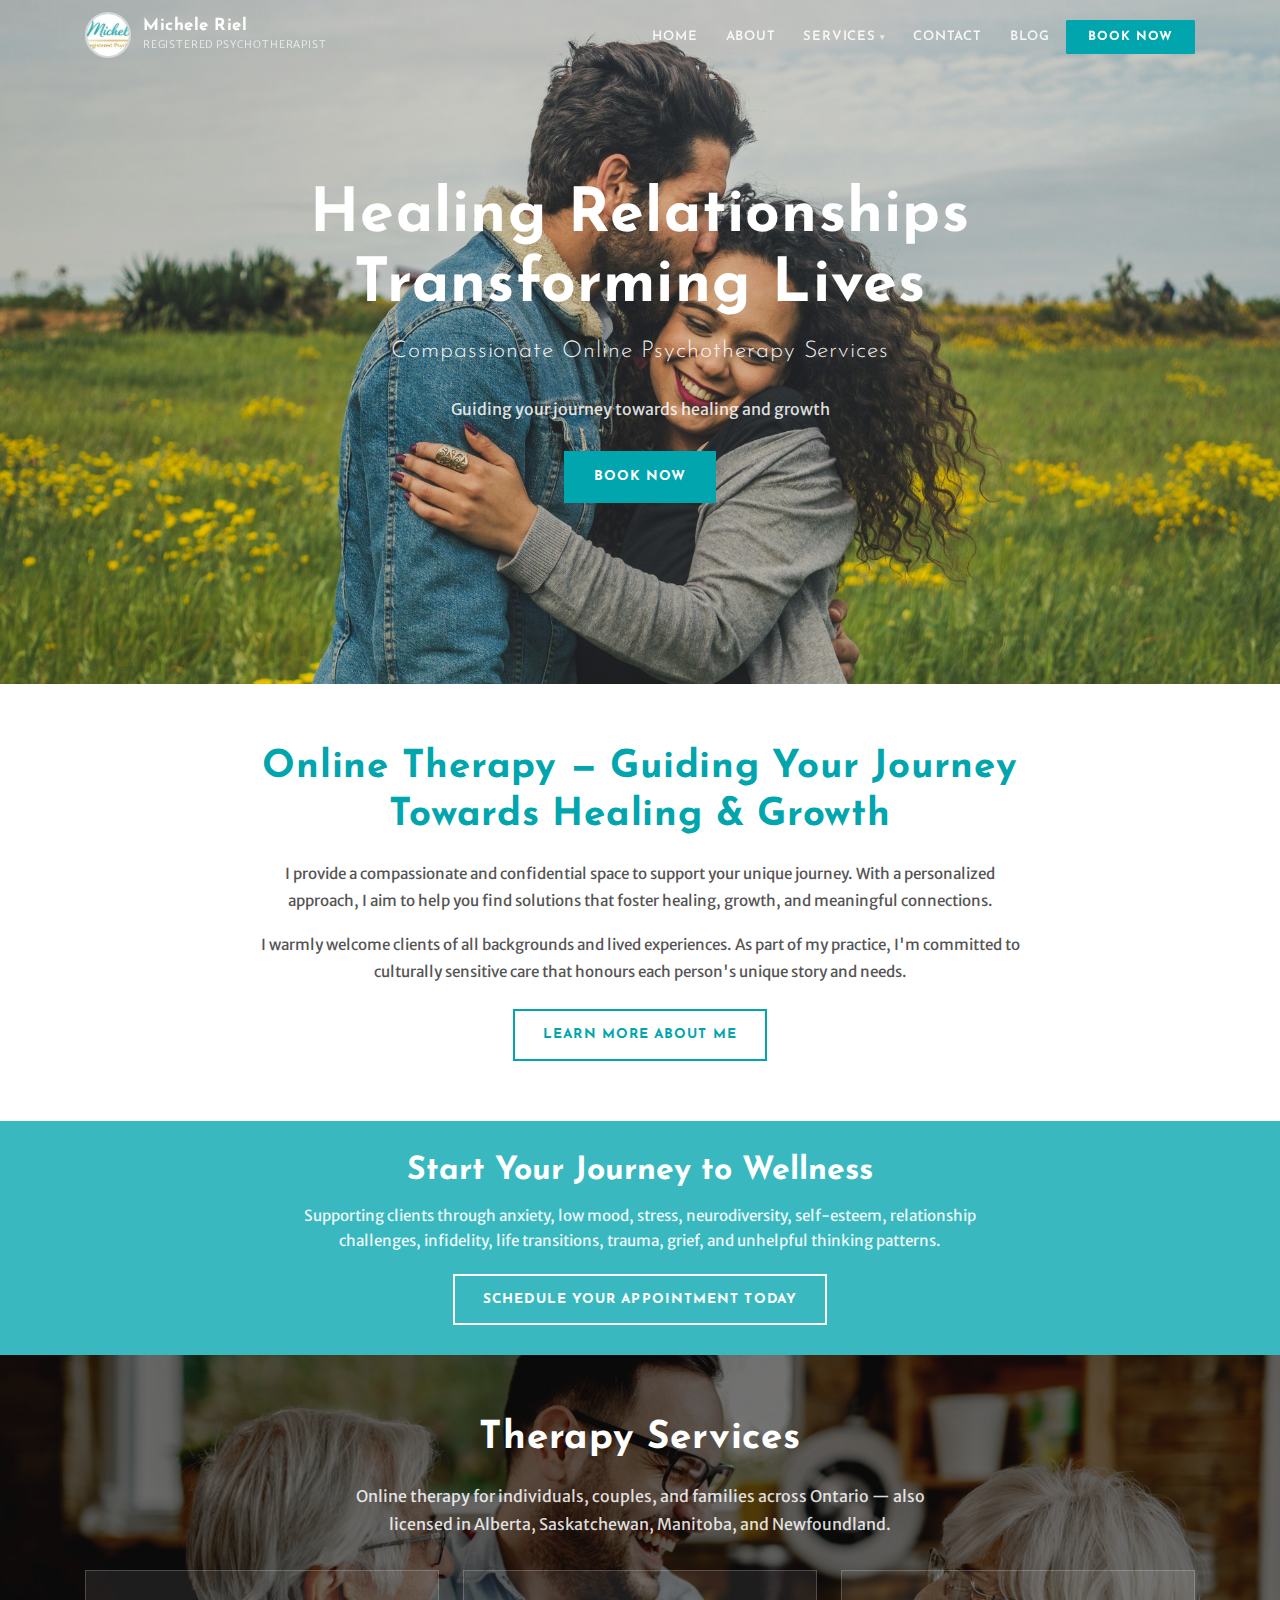
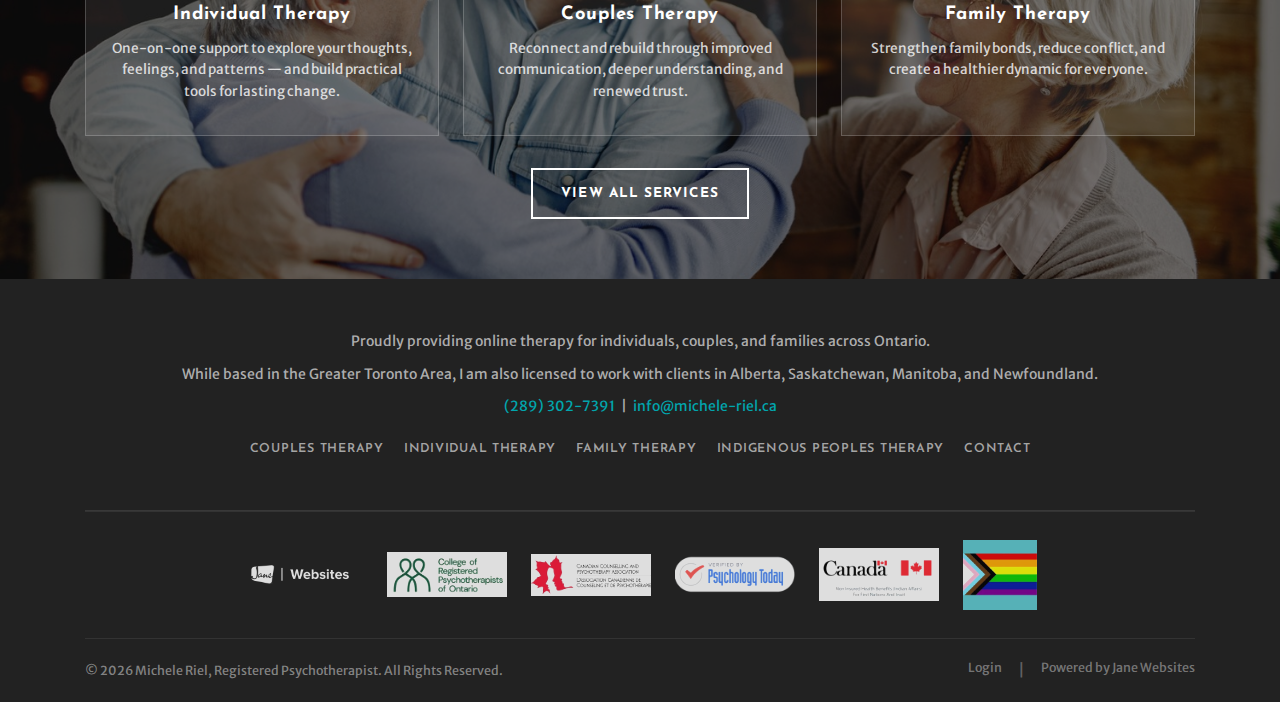
<file: index.html>
<!DOCTYPE html>
<html lang="en">
<head>
  <meta charset="UTF-8">
  <meta name="viewport" content="width=device-width, initial-scale=1.0">
  <title>Michele Riel | Registered Psychotherapist</title>
  <link rel="stylesheet" href="replica.css">
  <link rel="stylesheet" href="https://cdnjs.cloudflare.com/ajax/libs/font-awesome/6.4.2/css/all.min.css">
</head>
<body>

<!-- NAV -->
<nav class="main-nav nav-transparent" id="mainNav">
  <div class="nav-inner">
    <a href="index.html" class="nav-brand">
      <img src="images/profile.jpg" alt="Michele Riel" class="nav-brand-img">
      <div>
        <div class="nav-brand-text">Michele Riel</div>
        <div class="nav-brand-sub">Registered Psychotherapist</div>
      </div>
    </a>
    <button class="nav-hamburger" id="navHamburger" aria-label="Menu">
      <span></span><span></span><span></span>
    </button>
    <ul class="nav-links" id="navLinks">
      <li><a href="index.html" class="nav-link">Home</a></li>
      <li><a href="about.html" class="nav-link">About</a></li>
      <li class="nav-dropdown">
        <a href="services.html" class="nav-link">Services</a>
        <div class="nav-dropdown-menu">
          <a href="services/how-will-therapy-help.html">How will Therapy help?</a>
          <a href="services/individual-therapy.html">Individual Therapy</a>
          <a href="services/couples-therapy.html">Couples Therapy</a>
          <a href="services/family-therapy.html">Family Therapy</a>
          <a href="services/indigenous-peoples-therapy.html">Indigenous Peoples Therapy</a>
        </div>
      </li>
      <li><a href="contact.html" class="nav-link">Contact</a></li>
      <li><a href="blog.html" class="nav-link">Blog</a></li>
      <li><a href="https://micheleriel.janeapp.com/" class="nav-link nav-cta" target="_blank">Book Now</a></li>
    </ul>
  </div>
</nav>

<!-- HERO -->
<section class="page-hero hero-home" style="background-image: url('images/hero-home.jpg');">
  <div class="page-hero-overlay"></div>
  <div class="page-hero-content">
    <h1 class="hero-h1">Healing Relationships Transforming Lives</h1>
    <h2 class="hero-h2">Compassionate Online Psychotherapy Services</h2>
    <p style="font-size:1rem;color:rgba(255,255,255,0.85);margin-bottom:28px;">Guiding your journey towards healing and growth</p>
    <a href="https://micheleriel.janeapp.com/" class="btn btn-primary" target="_blank">Book Now</a>
  </div>
</section>

<!-- WELCOME -->
<section class="welcome-section">
  <div class="container">
    <div style="max-width:760px;margin:0 auto;text-align:center;padding:60px 0;">
      <h2 class="section-heading" style="color:#01a5ad;">Online Therapy — Guiding Your Journey Towards Healing &amp; Growth</h2>
      <p class="body-text">I provide a compassionate and confidential space to support your unique journey. With a personalized approach, I aim to help you find solutions that foster healing, growth, and meaningful connections.</p>
      <p class="body-text">I warmly welcome clients of all backgrounds and lived experiences. As part of my practice, I'm committed to culturally sensitive care that honours each person's unique story and needs.</p>
      <a href="about.html" class="btn btn-outline-primary" style="margin-top:8px;">Learn More About Me</a>
    </div>
  </div>
</section>

<!-- JOURNEY STRIP -->
<section class="journey-strip">
  <div class="journey-strip-bg"></div>
  <div class="journey-strip-content">
    <div class="container">
      <h2>Start Your Journey to Wellness</h2>
      <p>Supporting clients through anxiety, low mood, stress, neurodiversity, self-esteem, relationship challenges, infidelity, life transitions, trauma, grief, and unhelpful thinking patterns.</p>
      <a href="https://micheleriel.janeapp.com/" class="btn btn-outline-white" target="_blank">Schedule Your Appointment Today</a>
    </div>
  </div>
</section>

<!-- HOME SERVICES -->
<section class="home-services-section" style="background-image:url('images/senior-family.jpg');">
  <div class="home-services-overlay"></div>
  <div class="home-services-content">
    <div class="container">
      <h2 class="section-heading text-white text-center">Therapy Services</h2>
      <p style="text-align:center;color:rgba(255,255,255,0.85);max-width:620px;margin:0 auto;">Online therapy for individuals, couples, and families across Ontario — also licensed in Alberta, Saskatchewan, Manitoba, and Newfoundland.</p>
      <div class="home-services-grid">
        <a href="services/individual-therapy.html" class="home-service-card">
          <h3>Individual Therapy</h3>
          <p>One-on-one support to explore your thoughts, feelings, and patterns — and build practical tools for lasting change.</p>
        </a>
        <a href="services/couples-therapy.html" class="home-service-card">
          <h3>Couples Therapy</h3>
          <p>Reconnect and rebuild through improved communication, deeper understanding, and renewed trust.</p>
        </a>
        <a href="services/family-therapy.html" class="home-service-card">
          <h3>Family Therapy</h3>
          <p>Strengthen family bonds, reduce conflict, and create a healthier dynamic for everyone.</p>
        </a>
      </div>
      <div style="text-align:center;margin-top:32px;">
        <a href="services.html" class="btn btn-outline-white">View All Services</a>
      </div>
    </div>
  </div>
</section>

<!-- FOOTER -->
<footer class="site-footer">
  <div class="container">
    <div class="footer-text">
      <p>Proudly providing online therapy for individuals, couples, and families across Ontario.</p>
      <p>While based in the Greater Toronto Area, I am also licensed to work with clients in Alberta, Saskatchewan, Manitoba, and Newfoundland.</p>
      <p><a href="tel:+12893027391" style="color:#01a5ad;">(289) 302-7391</a> &nbsp;|&nbsp; <a href="mailto:info@michele-riel.ca" style="color:#01a5ad;">info@michele-riel.ca</a></p>
      <div class="footer-links">
        <a href="services/couples-therapy.html">Couples Therapy</a>
        <a href="services/individual-therapy.html">Individual Therapy</a>
        <a href="services/family-therapy.html">Family Therapy</a>
        <a href="services/indigenous-peoples-therapy.html">Indigenous Peoples Therapy</a>
        <a href="contact.html">Contact</a>
      </div>
    </div>
    <div class="footer-logos">
      <img src="images/jane-websites.png" alt="Powered by Jane Websites">
      <img src="images/crpo.webp" alt="College of Registered Psychotherapists of Ontario">
      <img src="images/ccpa.jpg" alt="CCPA">
      <img src="images/psychology-today.png" alt="Psychology Today">
      <img src="images/nihb.png" alt="NIHB">
      <img src="images/pride.jpg" alt="Pride">
    </div>
    <div class="footer-bottom">
      <p>&copy; 2026 Michele Riel, Registered Psychotherapist. All Rights Reserved.</p>
      <div style="display:flex;gap:16px;">
        <a href="#">Login</a>
        <span style="color:rgba(255,255,255,0.3)">|</span>
        <a href="https://jane.app" target="_blank">Powered by Jane Websites</a>
      </div>
    </div>
  </div>
</footer>

<script>
  const nav = document.getElementById('mainNav');
  window.addEventListener('scroll', () => {
    if (window.scrollY > 60) { nav.classList.add('nav-solid'); nav.classList.remove('nav-transparent'); }
    else { nav.classList.remove('nav-solid'); nav.classList.add('nav-transparent'); }
  });
  const burger = document.getElementById('navHamburger');
  const links  = document.getElementById('navLinks');
  burger.addEventListener('click', () => {
    burger.classList.toggle('open');
    links.classList.toggle('open');
    document.body.style.overflow = links.classList.contains('open') ? 'hidden' : '';
  });
  document.querySelectorAll('.nav-links a').forEach(l => l.addEventListener('click', () => {
    links.classList.remove('open'); burger.classList.remove('open'); document.body.style.overflow = '';
  }));
</script>
</body>
</html>
</file>
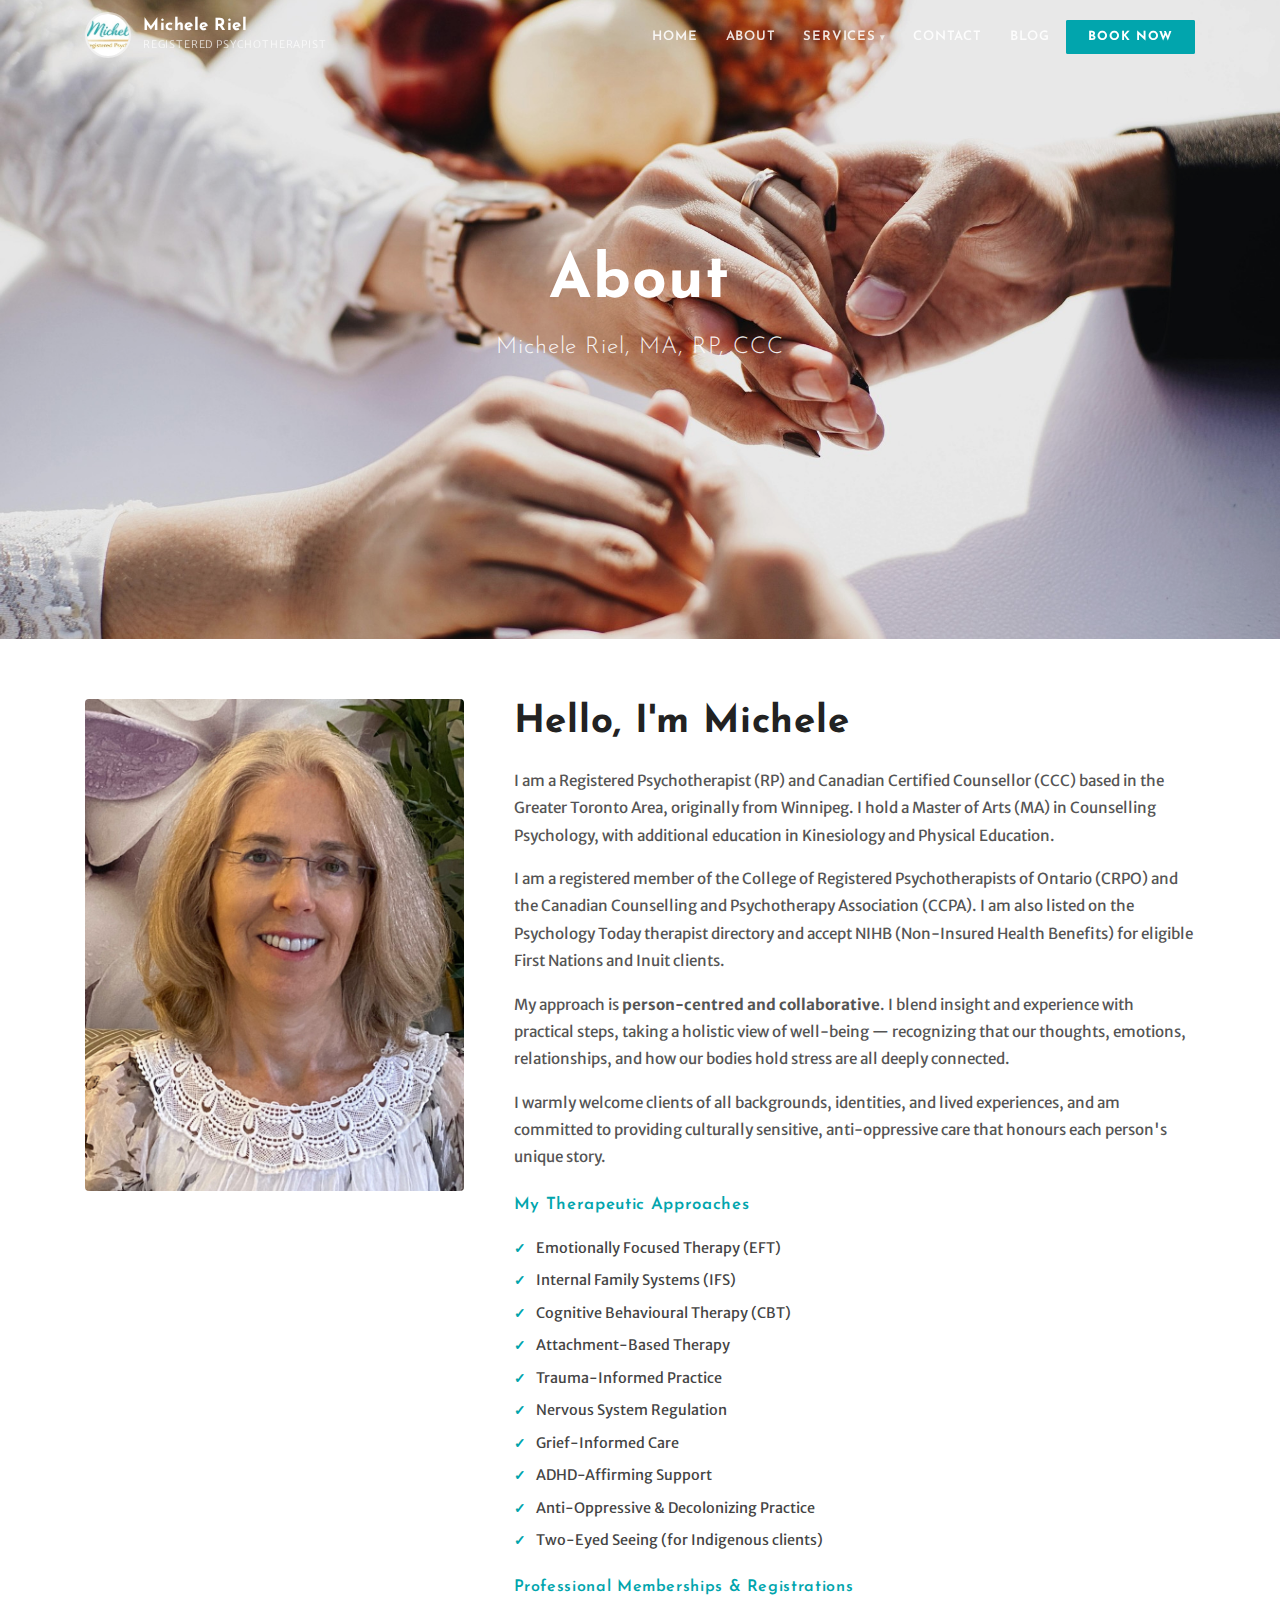
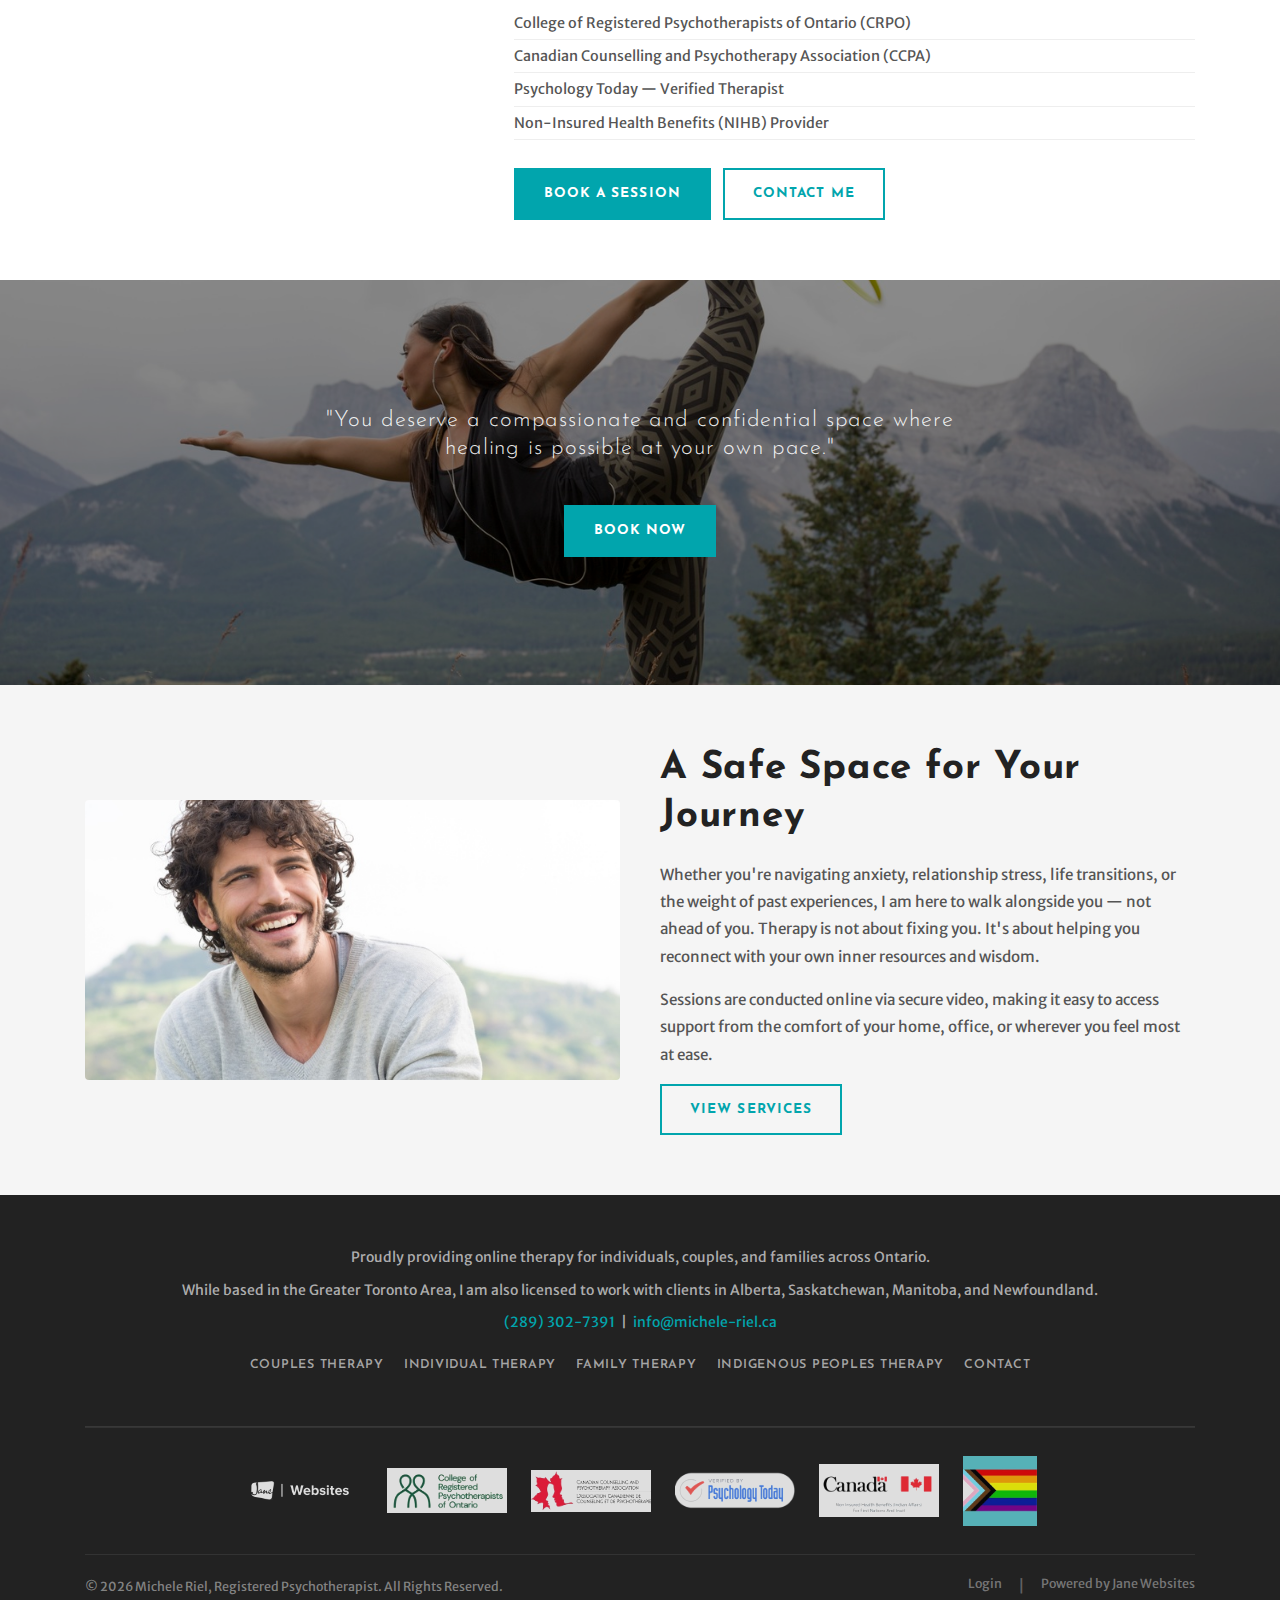
<file: about.html>
<!DOCTYPE html>
<html lang="en">
<head>
  <meta charset="UTF-8">
  <meta name="viewport" content="width=device-width, initial-scale=1.0">
  <title>About | Michele Riel Psychotherapy</title>
  <link rel="stylesheet" href="replica.css">
  <link rel="stylesheet" href="https://cdnjs.cloudflare.com/ajax/libs/font-awesome/6.4.2/css/all.min.css">
</head>
<body>

<nav class="main-nav nav-transparent" id="mainNav">
  <div class="nav-inner">
    <a href="index.html" class="nav-brand">
      <img src="images/profile.jpg" alt="Michele Riel" class="nav-brand-img">
      <div>
        <div class="nav-brand-text">Michele Riel</div>
        <div class="nav-brand-sub">Registered Psychotherapist</div>
      </div>
    </a>
    <button class="nav-hamburger" id="navHamburger" aria-label="Menu"><span></span><span></span><span></span></button>
    <ul class="nav-links" id="navLinks">
      <li><a href="index.html" class="nav-link">Home</a></li>
      <li><a href="about.html" class="nav-link">About</a></li>
      <li class="nav-dropdown">
        <a href="services.html" class="nav-link">Services</a>
        <div class="nav-dropdown-menu">
          <a href="services/how-will-therapy-help.html">How will Therapy help?</a>
          <a href="services/individual-therapy.html">Individual Therapy</a>
          <a href="services/couples-therapy.html">Couples Therapy</a>
          <a href="services/family-therapy.html">Family Therapy</a>
          <a href="services/indigenous-peoples-therapy.html">Indigenous Peoples Therapy</a>
        </div>
      </li>
      <li><a href="contact.html" class="nav-link">Contact</a></li>
      <li><a href="blog.html" class="nav-link">Blog</a></li>
      <li><a href="https://micheleriel.janeapp.com/" class="nav-link nav-cta" target="_blank">Book Now</a></li>
    </ul>
  </div>
</nav>

<!-- HERO -->
<section class="page-hero hero-inner" style="background-image:url('images/about-hero.jpg');">
  <div class="page-hero-overlay"></div>
  <div class="page-hero-content">
    <h1 class="hero-h1">About</h1>
    <h2 class="hero-h2">Michele Riel, MA, RP, CCC</h2>
  </div>
</section>

<!-- BIO -->
<section class="section bg-white">
  <div class="container">
    <div class="about-bio-section">
      <div>
        <img src="images/michele-photo.jpg" alt="Michele Riel" class="about-photo">
      </div>
      <div>
        <h2 class="section-heading">Hello, I'm Michele</h2>
        <p class="body-text">I am a Registered Psychotherapist (RP) and Canadian Certified Counsellor (CCC) based in the Greater Toronto Area, originally from Winnipeg. I hold a Master of Arts (MA) in Counselling Psychology, with additional education in Kinesiology and Physical Education.</p>
        <p class="body-text">I am a registered member of the College of Registered Psychotherapists of Ontario (CRPO) and the Canadian Counselling and Psychotherapy Association (CCPA). I am also listed on the Psychology Today therapist directory and accept NIHB (Non-Insured Health Benefits) for eligible First Nations and Inuit clients.</p>
        <p class="body-text">My approach is <strong>person-centred and collaborative</strong>. I blend insight and experience with practical steps, taking a holistic view of well-being — recognizing that our thoughts, emotions, relationships, and how our bodies hold stress are all deeply connected.</p>
        <p class="body-text">I warmly welcome clients of all backgrounds, identities, and lived experiences, and am committed to providing culturally sensitive, anti-oppressive care that honours each person's unique story.</p>

        <h3 style="font-family:'Josefin Sans',Arial,sans-serif;font-size:1.05rem;color:#01a5ad;letter-spacing:0.04em;margin:24px 0 12px;">My Therapeutic Approaches</h3>
        <ul class="approaches-list">
          <li>Emotionally Focused Therapy (EFT)</li>
          <li>Internal Family Systems (IFS)</li>
          <li>Cognitive Behavioural Therapy (CBT)</li>
          <li>Attachment-Based Therapy</li>
          <li>Trauma-Informed Practice</li>
          <li>Nervous System Regulation</li>
          <li>Grief-Informed Care</li>
          <li>ADHD-Affirming Support</li>
          <li>Anti-Oppressive &amp; Decolonizing Practice</li>
          <li>Two-Eyed Seeing (for Indigenous clients)</li>
        </ul>

        <div class="memberships">
          <h4>Professional Memberships &amp; Registrations</h4>
          <ul>
            <li>College of Registered Psychotherapists of Ontario (CRPO)</li>
            <li>Canadian Counselling and Psychotherapy Association (CCPA)</li>
            <li>Psychology Today — Verified Therapist</li>
            <li>Non-Insured Health Benefits (NIHB) Provider</li>
          </ul>
        </div>
        <div style="margin-top:28px;">
          <a href="https://micheleriel.janeapp.com/" class="btn btn-primary" target="_blank">Book a Session</a>
          &nbsp;&nbsp;
          <a href="contact.html" class="btn btn-outline-primary">Contact Me</a>
        </div>
      </div>
    </div>
  </div>
</section>

<!-- SECOND IMAGE SECTION -->
<section class="page-hero" style="background-image:url('images/istock-about.jpg');min-height:45vh;background-position:center;">
  <div class="page-hero-overlay" style="opacity:0.45;"></div>
  <div class="page-hero-content">
    <h2 class="hero-h2" style="font-size:1.4rem;max-width:680px;">"You deserve a compassionate and confidential space where healing is possible at your own pace."</h2>
    <a href="https://micheleriel.janeapp.com/" class="btn btn-primary" target="_blank" style="margin-top:12px;">Book Now</a>
  </div>
</section>

<!-- COUNSELING IMAGE SECTION -->
<section class="section bg-light">
  <div class="container">
    <div style="display:grid;grid-template-columns:1fr 1fr;gap:40px;align-items:center;">
      <div>
        <img src="images/counseling8.jpg" alt="Therapy session" style="width:100%;border-radius:4px;">
      </div>
      <div>
        <h2 class="section-heading">A Safe Space for Your Journey</h2>
        <p class="body-text">Whether you're navigating anxiety, relationship stress, life transitions, or the weight of past experiences, I am here to walk alongside you — not ahead of you. Therapy is not about fixing you. It's about helping you reconnect with your own inner resources and wisdom.</p>
        <p class="body-text">Sessions are conducted online via secure video, making it easy to access support from the comfort of your home, office, or wherever you feel most at ease.</p>
        <a href="services.html" class="btn btn-outline-primary">View Services</a>
      </div>
    </div>
  </div>
</section>

<footer class="site-footer">
  <div class="container">
    <div class="footer-text">
      <p>Proudly providing online therapy for individuals, couples, and families across Ontario.</p>
      <p>While based in the Greater Toronto Area, I am also licensed to work with clients in Alberta, Saskatchewan, Manitoba, and Newfoundland.</p>
      <p><a href="tel:+12893027391" style="color:#01a5ad;">(289) 302-7391</a> &nbsp;|&nbsp; <a href="mailto:info@michele-riel.ca" style="color:#01a5ad;">info@michele-riel.ca</a></p>
      <div class="footer-links">
        <a href="services/couples-therapy.html">Couples Therapy</a>
        <a href="services/individual-therapy.html">Individual Therapy</a>
        <a href="services/family-therapy.html">Family Therapy</a>
        <a href="services/indigenous-peoples-therapy.html">Indigenous Peoples Therapy</a>
        <a href="contact.html">Contact</a>
      </div>
    </div>
    <div class="footer-logos">
      <img src="images/jane-websites.png" alt="Jane Websites">
      <img src="images/crpo.webp" alt="CRPO">
      <img src="images/ccpa.jpg" alt="CCPA">
      <img src="images/psychology-today.png" alt="Psychology Today">
      <img src="images/nihb.png" alt="NIHB">
      <img src="images/pride.jpg" alt="Pride">
    </div>
    <div class="footer-bottom">
      <p>&copy; 2026 Michele Riel, Registered Psychotherapist. All Rights Reserved.</p>
      <div style="display:flex;gap:16px;"><a href="#">Login</a><span style="color:rgba(255,255,255,0.3)">|</span><a href="https://jane.app" target="_blank">Powered by Jane Websites</a></div>
    </div>
  </div>
</footer>

<script>
  const nav=document.getElementById('mainNav');
  window.addEventListener('scroll',()=>{if(window.scrollY>60){nav.classList.add('nav-solid');nav.classList.remove('nav-transparent');}else{nav.classList.remove('nav-solid');nav.classList.add('nav-transparent');}});
  const burger=document.getElementById('navHamburger'),links=document.getElementById('navLinks');
  burger.addEventListener('click',()=>{burger.classList.toggle('open');links.classList.toggle('open');document.body.style.overflow=links.classList.contains('open')?'hidden':'';});
  document.querySelectorAll('.nav-links a').forEach(l=>l.addEventListener('click',()=>{links.classList.remove('open');burger.classList.remove('open');document.body.style.overflow='';}));
</script>
</body>
</html>
</file>
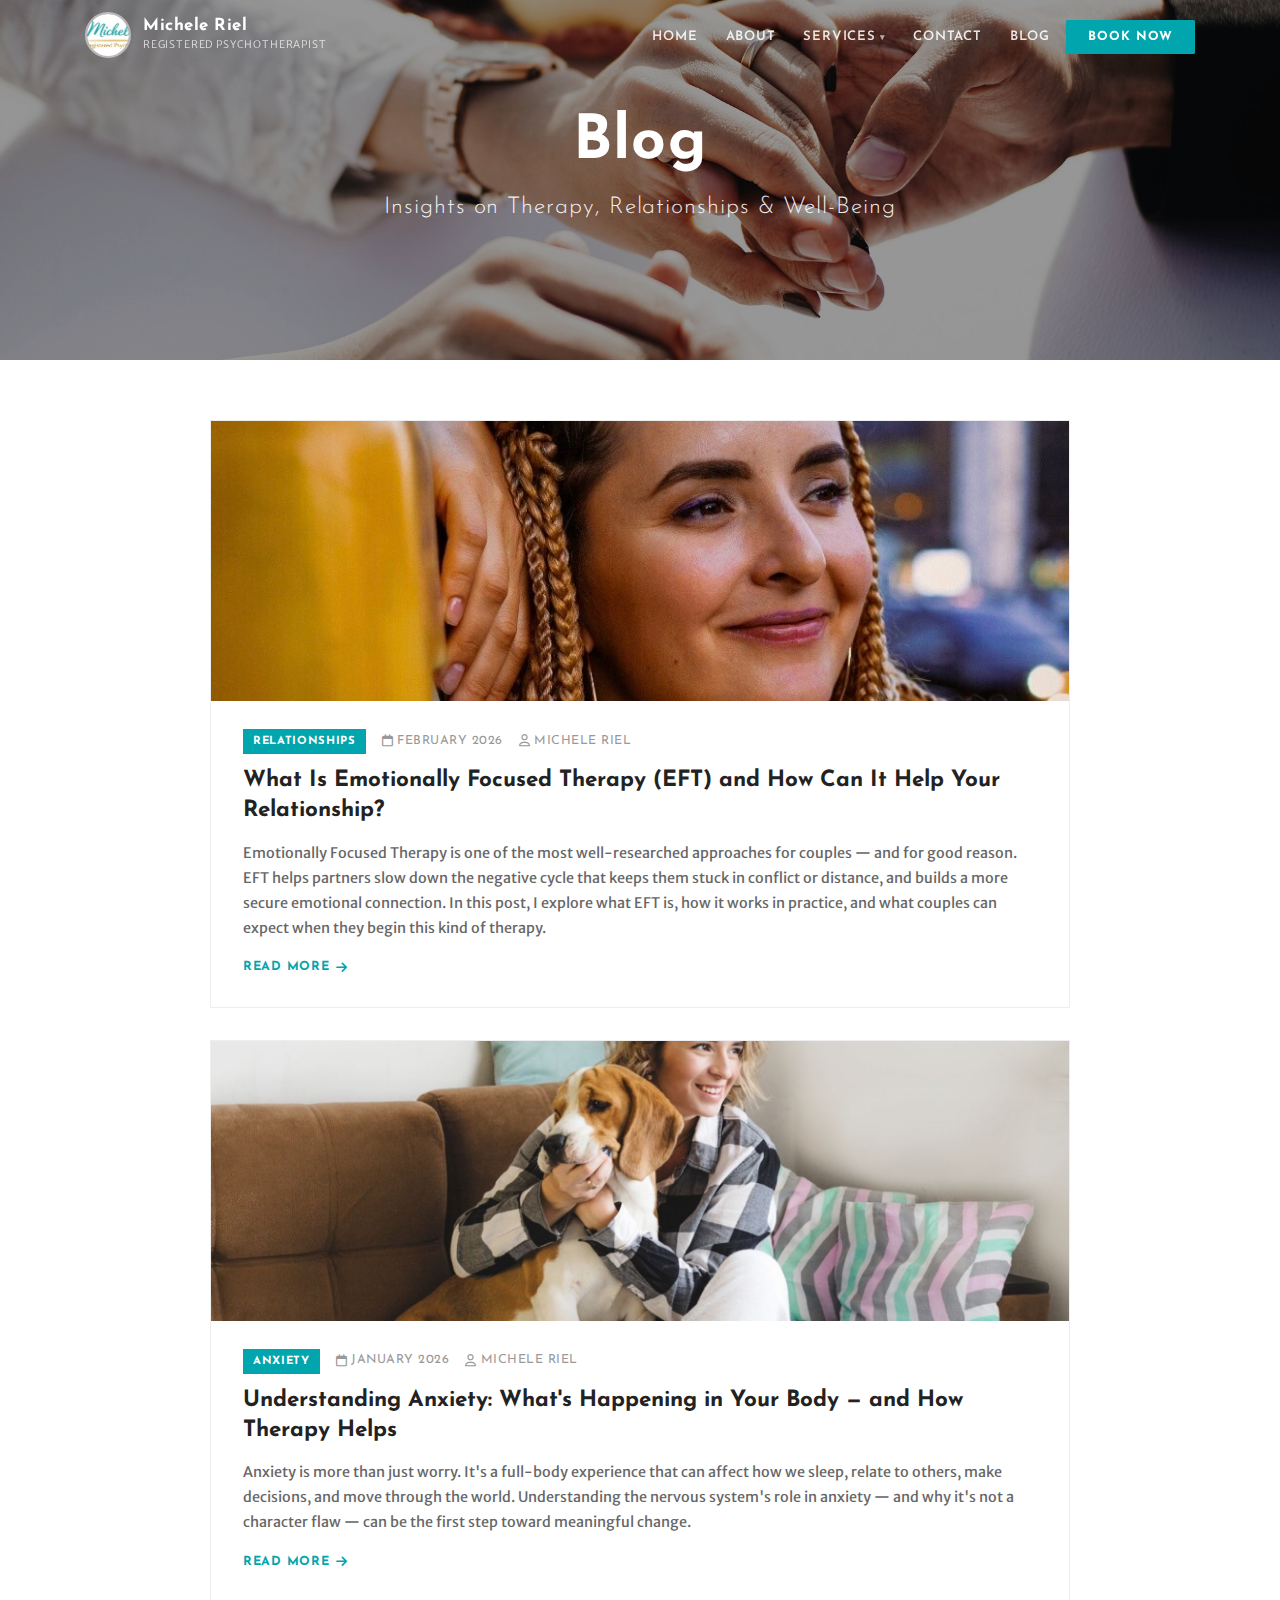
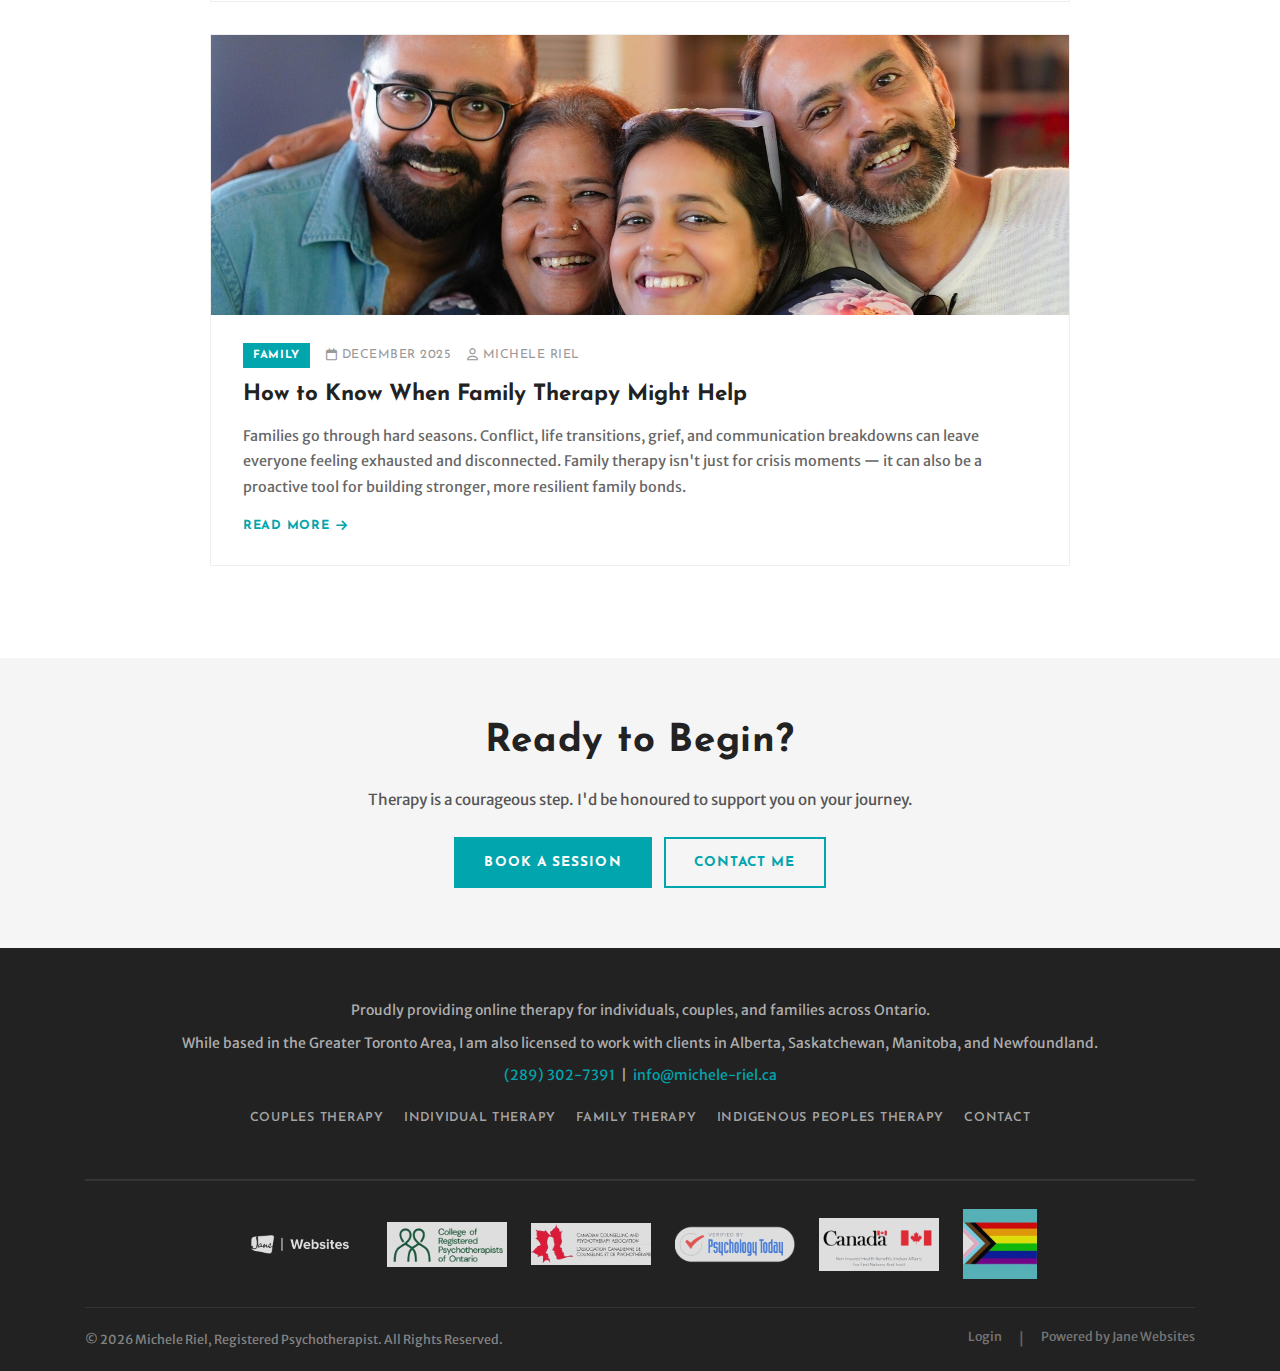
<file: blog.html>
<!DOCTYPE html>
<html lang="en">
<head>
  <meta charset="UTF-8">
  <meta name="viewport" content="width=device-width, initial-scale=1.0">
  <title>Blog | Michele Riel Psychotherapy</title>
  <link rel="stylesheet" href="replica.css">
  <link rel="stylesheet" href="https://cdnjs.cloudflare.com/ajax/libs/font-awesome/6.4.2/css/all.min.css">
</head>
<body>

<nav class="main-nav nav-transparent" id="mainNav">
  <div class="nav-inner">
    <a href="index.html" class="nav-brand">
      <img src="images/profile.jpg" alt="Michele Riel" class="nav-brand-img">
      <div><div class="nav-brand-text">Michele Riel</div><div class="nav-brand-sub">Registered Psychotherapist</div></div>
    </a>
    <button class="nav-hamburger" id="navHamburger" aria-label="Menu"><span></span><span></span><span></span></button>
    <ul class="nav-links" id="navLinks">
      <li><a href="index.html" class="nav-link">Home</a></li>
      <li><a href="about.html" class="nav-link">About</a></li>
      <li class="nav-dropdown">
        <a href="services.html" class="nav-link">Services</a>
        <div class="nav-dropdown-menu">
          <a href="services/how-will-therapy-help.html">How will Therapy help?</a>
          <a href="services/individual-therapy.html">Individual Therapy</a>
          <a href="services/couples-therapy.html">Couples Therapy</a>
          <a href="services/family-therapy.html">Family Therapy</a>
          <a href="services/indigenous-peoples-therapy.html">Indigenous Peoples Therapy</a>
        </div>
      </li>
      <li><a href="contact.html" class="nav-link">Contact</a></li>
      <li><a href="blog.html" class="nav-link">Blog</a></li>
      <li><a href="https://micheleriel.janeapp.com/" class="nav-link nav-cta" target="_blank">Book Now</a></li>
    </ul>
  </div>
</nav>

<!-- HERO -->
<section class="page-hero" style="background-image:url('images/about-hero.jpg');min-height:40vh;">
  <div class="page-hero-overlay" style="opacity:0.4;"></div>
  <div class="page-hero-content">
    <h1 class="hero-h1">Blog</h1>
    <h2 class="hero-h2">Insights on Therapy, Relationships &amp; Well-Being</h2>
  </div>
</section>

<!-- BLOG POSTS -->
<section class="section bg-white">
  <div class="container">
    <div style="max-width:860px;margin:0 auto;">

      <!-- Post 1 -->
      <article class="blog-post-card">
        <img src="images/individual-hero.jpg" alt="Emotionally Focused Therapy" style="width:100%;height:280px;object-fit:cover;">
        <div class="blog-post-body">
          <div class="blog-meta">
            <span class="blog-tag">Relationships</span>
            <span><i class="fa-regular fa-calendar"></i> February 2026</span>
            <span><i class="fa-regular fa-user"></i> Michele Riel</span>
          </div>
          <h2 class="blog-post-title">
            <a href="#">What Is Emotionally Focused Therapy (EFT) and How Can It Help Your Relationship?</a>
          </h2>
          <p class="blog-excerpt">Emotionally Focused Therapy is one of the most well-researched approaches for couples — and for good reason. EFT helps partners slow down the negative cycle that keeps them stuck in conflict or distance, and builds a more secure emotional connection. In this post, I explore what EFT is, how it works in practice, and what couples can expect when they begin this kind of therapy.</p>
          <a href="#" class="blog-read-more">Read More <i class="fa-solid fa-arrow-right"></i></a>
        </div>
      </article>

      <!-- Post 2 -->
      <article class="blog-post-card">
        <img src="images/counseling6-hero.jpg" alt="Therapy blog" style="width:100%;height:280px;object-fit:cover;">
        <div class="blog-post-body">
          <div class="blog-meta">
            <span class="blog-tag">Anxiety</span>
            <span><i class="fa-regular fa-calendar"></i> January 2026</span>
            <span><i class="fa-regular fa-user"></i> Michele Riel</span>
          </div>
          <h2 class="blog-post-title">
            <a href="#">Understanding Anxiety: What's Happening in Your Body — and How Therapy Helps</a>
          </h2>
          <p class="blog-excerpt">Anxiety is more than just worry. It's a full-body experience that can affect how we sleep, relate to others, make decisions, and move through the world. Understanding the nervous system's role in anxiety — and why it's not a character flaw — can be the first step toward meaningful change.</p>
          <a href="#" class="blog-read-more">Read More <i class="fa-solid fa-arrow-right"></i></a>
        </div>
      </article>

      <!-- Post 3 -->
      <article class="blog-post-card">
        <img src="images/family-hero.jpg" alt="Family therapy blog" style="width:100%;height:280px;object-fit:cover;">
        <div class="blog-post-body">
          <div class="blog-meta">
            <span class="blog-tag">Family</span>
            <span><i class="fa-regular fa-calendar"></i> December 2025</span>
            <span><i class="fa-regular fa-user"></i> Michele Riel</span>
          </div>
          <h2 class="blog-post-title">
            <a href="#">How to Know When Family Therapy Might Help</a>
          </h2>
          <p class="blog-excerpt">Families go through hard seasons. Conflict, life transitions, grief, and communication breakdowns can leave everyone feeling exhausted and disconnected. Family therapy isn't just for crisis moments — it can also be a proactive tool for building stronger, more resilient family bonds.</p>
          <a href="#" class="blog-read-more">Read More <i class="fa-solid fa-arrow-right"></i></a>
        </div>
      </article>

    </div>
  </div>
</section>

<!-- CTA -->
<section style="background:#f5f5f5;padding:60px 0;text-align:center;">
  <div class="container">
    <h2 class="section-heading">Ready to Begin?</h2>
    <p class="body-text" style="max-width:560px;margin:0 auto 24px;">Therapy is a courageous step. I'd be honoured to support you on your journey.</p>
    <a href="https://micheleriel.janeapp.com/" class="btn btn-primary" target="_blank">Book a Session</a>
    &nbsp;&nbsp;
    <a href="contact.html" class="btn btn-outline-primary">Contact Me</a>
  </div>
</section>

<footer class="site-footer">
  <div class="container">
    <div class="footer-text">
      <p>Proudly providing online therapy for individuals, couples, and families across Ontario.</p>
      <p>While based in the Greater Toronto Area, I am also licensed to work with clients in Alberta, Saskatchewan, Manitoba, and Newfoundland.</p>
      <p><a href="tel:+12893027391" style="color:#01a5ad;">(289) 302-7391</a> &nbsp;|&nbsp; <a href="mailto:info@michele-riel.ca" style="color:#01a5ad;">info@michele-riel.ca</a></p>
      <div class="footer-links">
        <a href="services/couples-therapy.html">Couples Therapy</a>
        <a href="services/individual-therapy.html">Individual Therapy</a>
        <a href="services/family-therapy.html">Family Therapy</a>
        <a href="services/indigenous-peoples-therapy.html">Indigenous Peoples Therapy</a>
        <a href="contact.html">Contact</a>
      </div>
    </div>
    <div class="footer-logos">
      <img src="images/jane-websites.png" alt="Jane Websites">
      <img src="images/crpo.webp" alt="CRPO">
      <img src="images/ccpa.jpg" alt="CCPA">
      <img src="images/psychology-today.png" alt="Psychology Today">
      <img src="images/nihb.png" alt="NIHB">
      <img src="images/pride.jpg" alt="Pride">
    </div>
    <div class="footer-bottom">
      <p>&copy; 2026 Michele Riel, Registered Psychotherapist. All Rights Reserved.</p>
      <div style="display:flex;gap:16px;"><a href="#">Login</a><span style="color:rgba(255,255,255,0.3)">|</span><a href="https://jane.app" target="_blank">Powered by Jane Websites</a></div>
    </div>
  </div>
</footer>

<script>
  const nav=document.getElementById('mainNav');
  window.addEventListener('scroll',()=>{if(window.scrollY>60){nav.classList.add('nav-solid');nav.classList.remove('nav-transparent');}else{nav.classList.remove('nav-solid');nav.classList.add('nav-transparent');}});
  const burger=document.getElementById('navHamburger'),links=document.getElementById('navLinks');
  burger.addEventListener('click',()=>{burger.classList.toggle('open');links.classList.toggle('open');document.body.style.overflow=links.classList.contains('open')?'hidden':'';});
  document.querySelectorAll('.nav-links a').forEach(l=>l.addEventListener('click',()=>{links.classList.remove('open');burger.classList.remove('open');document.body.style.overflow='';}));
</script>
</body>
</html>
</file>
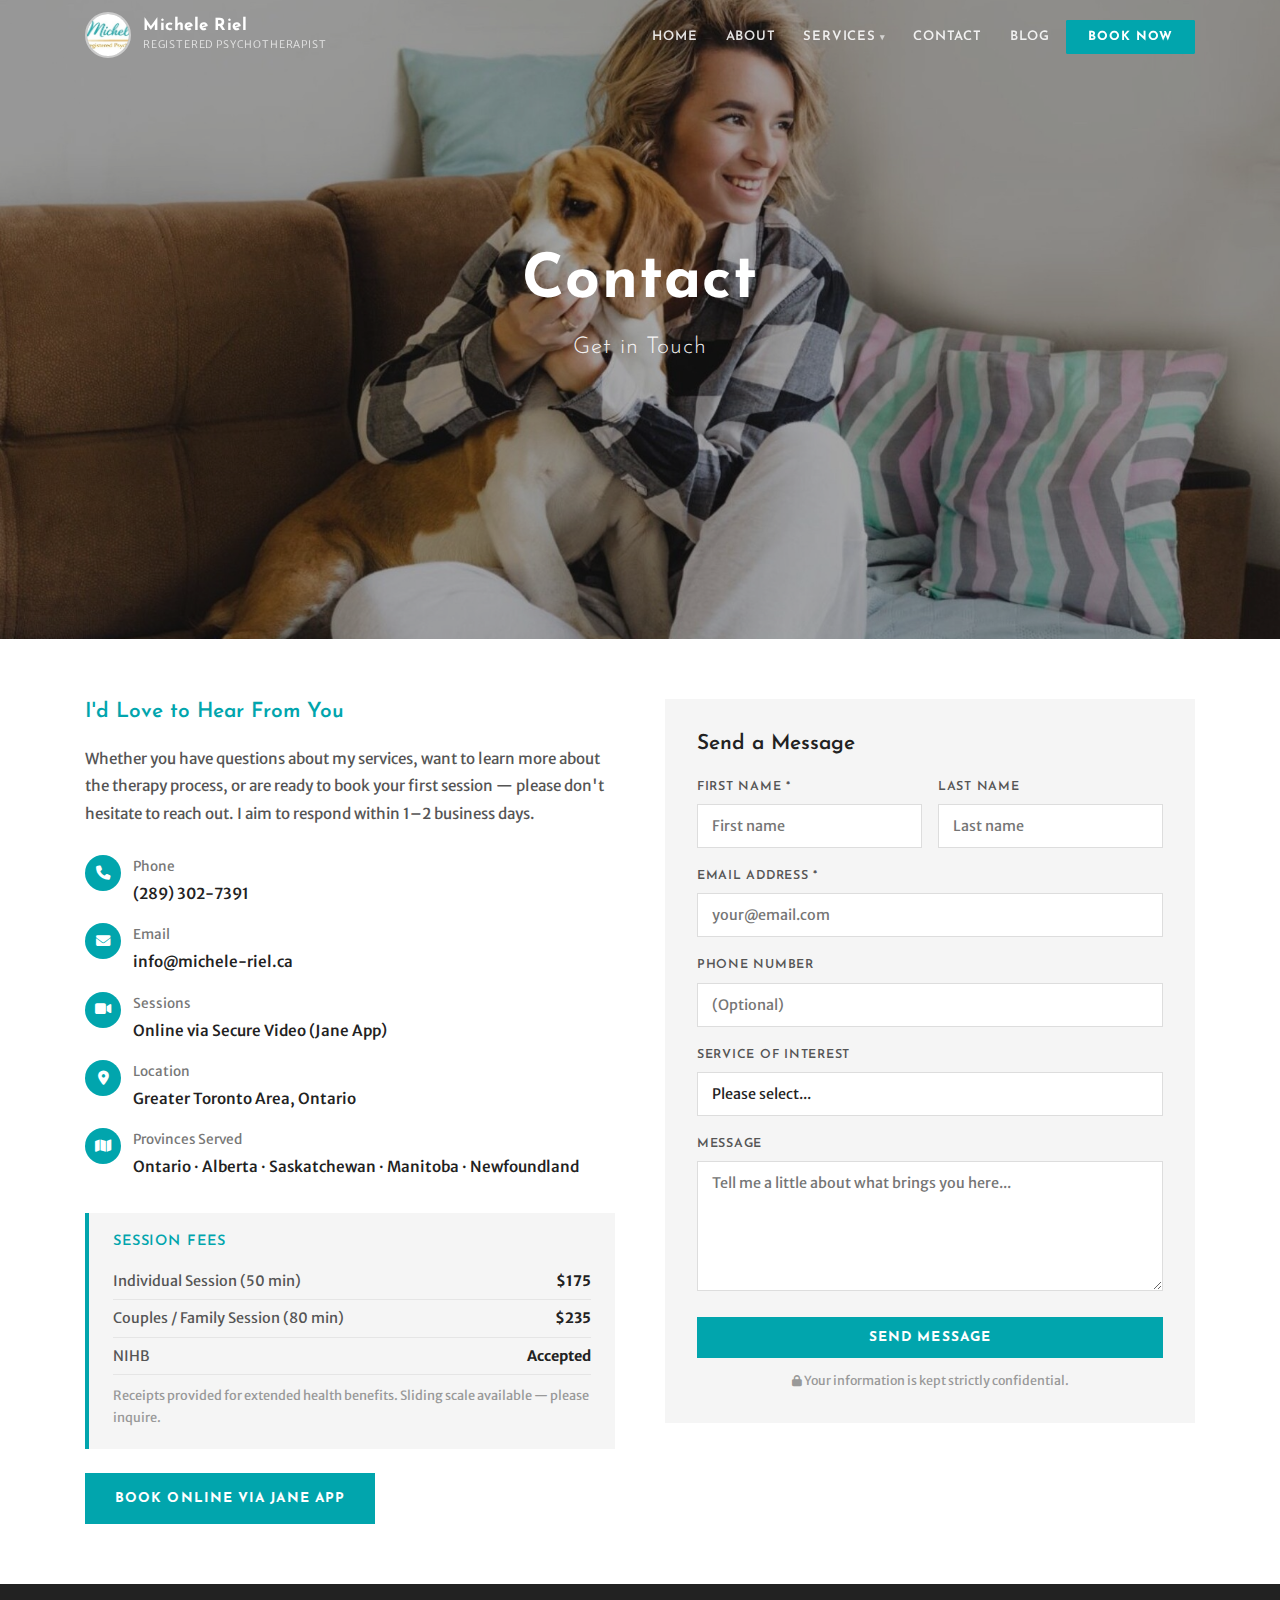
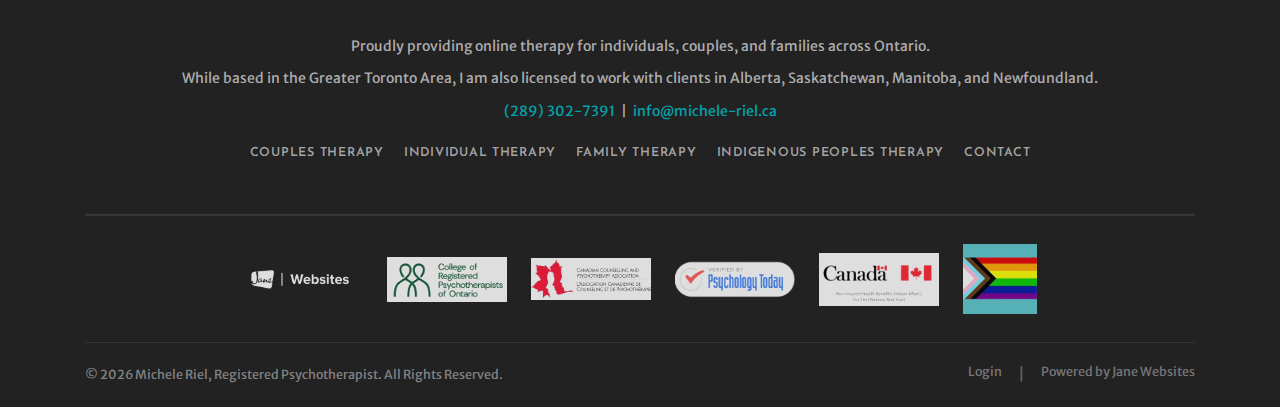
<file: contact.html>
<!DOCTYPE html>
<html lang="en">
<head>
  <meta charset="UTF-8">
  <meta name="viewport" content="width=device-width, initial-scale=1.0">
  <title>Contact | Michele Riel Psychotherapy</title>
  <link rel="stylesheet" href="replica.css">
  <link rel="stylesheet" href="https://cdnjs.cloudflare.com/ajax/libs/font-awesome/6.4.2/css/all.min.css">
</head>
<body>

<nav class="main-nav nav-transparent" id="mainNav">
  <div class="nav-inner">
    <a href="index.html" class="nav-brand">
      <img src="images/profile.jpg" alt="Michele Riel" class="nav-brand-img">
      <div><div class="nav-brand-text">Michele Riel</div><div class="nav-brand-sub">Registered Psychotherapist</div></div>
    </a>
    <button class="nav-hamburger" id="navHamburger" aria-label="Menu"><span></span><span></span><span></span></button>
    <ul class="nav-links" id="navLinks">
      <li><a href="index.html" class="nav-link">Home</a></li>
      <li><a href="about.html" class="nav-link">About</a></li>
      <li class="nav-dropdown">
        <a href="services.html" class="nav-link">Services</a>
        <div class="nav-dropdown-menu">
          <a href="services/how-will-therapy-help.html">How will Therapy help?</a>
          <a href="services/individual-therapy.html">Individual Therapy</a>
          <a href="services/couples-therapy.html">Couples Therapy</a>
          <a href="services/family-therapy.html">Family Therapy</a>
          <a href="services/indigenous-peoples-therapy.html">Indigenous Peoples Therapy</a>
        </div>
      </li>
      <li><a href="contact.html" class="nav-link">Contact</a></li>
      <li><a href="blog.html" class="nav-link">Blog</a></li>
      <li><a href="https://micheleriel.janeapp.com/" class="nav-link nav-cta" target="_blank">Book Now</a></li>
    </ul>
  </div>
</nav>

<!-- HERO -->
<section class="page-hero hero-inner" style="background-image:url('images/counseling6-hero.jpg');">
  <div class="page-hero-overlay" style="opacity:0.35;"></div>
  <div class="page-hero-content">
    <h1 class="hero-h1">Contact</h1>
    <h2 class="hero-h2">Get in Touch</h2>
  </div>
</section>

<!-- CONTACT CONTENT -->
<section class="section bg-white">
  <div class="container">
    <div class="contact-grid">

      <!-- LEFT: Info -->
      <div class="contact-info-block">
        <h3>I'd Love to Hear From You</h3>
        <p class="body-text" style="margin-bottom:28px;">Whether you have questions about my services, want to learn more about the therapy process, or are ready to book your first session — please don't hesitate to reach out. I aim to respond within 1–2 business days.</p>

        <div class="contact-detail">
          <div class="contact-detail-icon"><i class="fa-solid fa-phone"></i></div>
          <div class="contact-detail-text">
            <p>Phone</p>
            <a href="tel:+12893027391">(289) 302-7391</a>
          </div>
        </div>
        <div class="contact-detail">
          <div class="contact-detail-icon"><i class="fa-solid fa-envelope"></i></div>
          <div class="contact-detail-text">
            <p>Email</p>
            <a href="mailto:info@michele-riel.ca">info@michele-riel.ca</a>
          </div>
        </div>
        <div class="contact-detail">
          <div class="contact-detail-icon"><i class="fa-solid fa-video"></i></div>
          <div class="contact-detail-text">
            <p>Sessions</p>
            <span>Online via Secure Video (Jane App)</span>
          </div>
        </div>
        <div class="contact-detail">
          <div class="contact-detail-icon"><i class="fa-solid fa-location-dot"></i></div>
          <div class="contact-detail-text">
            <p>Location</p>
            <span>Greater Toronto Area, Ontario</span>
          </div>
        </div>
        <div class="contact-detail">
          <div class="contact-detail-icon"><i class="fa-solid fa-map"></i></div>
          <div class="contact-detail-text">
            <p>Provinces Served</p>
            <span>Ontario · Alberta · Saskatchewan · Manitoba · Newfoundland</span>
          </div>
        </div>

        <div class="fees-box" style="margin-top:32px;">
          <h4>Session Fees</h4>
          <div class="fee-item"><span>Individual Session (50 min)</span><strong>$175</strong></div>
          <div class="fee-item"><span>Couples / Family Session (80 min)</span><strong>$235</strong></div>
          <div class="fee-item"><span>NIHB</span><strong>Accepted</strong></div>
          <p style="font-size:0.8rem;color:#999;margin-top:10px;">Receipts provided for extended health benefits. Sliding scale available — please inquire.</p>
        </div>

        <div style="margin-top:24px;">
          <a href="https://micheleriel.janeapp.com/" class="btn btn-primary" target="_blank">Book Online via Jane App</a>
        </div>
      </div>

      <!-- RIGHT: Form -->
      <div>
        <div class="contact-form-block">
          <h3>Send a Message</h3>
          <form id="contactForm" onsubmit="handleSubmit(event)" novalidate>
            <div style="display:grid;grid-template-columns:1fr 1fr;gap:16px;">
              <div class="form-group">
                <label>First Name *</label>
                <input type="text" name="firstName" placeholder="First name" required>
              </div>
              <div class="form-group">
                <label>Last Name</label>
                <input type="text" name="lastName" placeholder="Last name">
              </div>
            </div>
            <div class="form-group">
              <label>Email Address *</label>
              <input type="email" name="email" placeholder="your@email.com" required>
            </div>
            <div class="form-group">
              <label>Phone Number</label>
              <input type="tel" name="phone" placeholder="(Optional)">
            </div>
            <div class="form-group">
              <label>Service of Interest</label>
              <select name="service">
                <option value="">Please select...</option>
                <option>Individual Therapy</option>
                <option>Couples Therapy</option>
                <option>Family Therapy</option>
                <option>Indigenous Peoples Therapy</option>
                <option>Not Sure Yet</option>
              </select>
            </div>
            <div class="form-group">
              <label>Message</label>
              <textarea name="message" rows="5" placeholder="Tell me a little about what brings you here..."></textarea>
            </div>
            <button type="submit" class="btn btn-primary" style="width:100%;justify-content:center;">Send Message</button>
            <p style="font-size:0.78rem;color:#999;text-align:center;margin-top:12px;"><i class="fa-solid fa-lock" style="font-size:0.7rem;"></i> Your information is kept strictly confidential.</p>
          </form>
          <div id="formSuccess" style="display:none;background:#e8f7f7;border:1px solid #01a5ad;padding:32px;text-align:center;border-radius:2px;">
            <i class="fa-solid fa-circle-check" style="font-size:2.5rem;color:#01a5ad;display:block;margin-bottom:12px;"></i>
            <h4 style="font-family:'Josefin Sans',Arial,sans-serif;font-size:1.3rem;margin-bottom:8px;">Thank you for reaching out!</h4>
            <p style="font-size:0.9rem;color:#555;">I'll be in touch within 1–2 business days. For urgent matters, please call <a href="tel:+12893027391" style="color:#01a5ad;">(289) 302-7391</a>.</p>
          </div>
        </div>
      </div>

    </div>
  </div>
</section>

<footer class="site-footer">
  <div class="container">
    <div class="footer-text">
      <p>Proudly providing online therapy for individuals, couples, and families across Ontario.</p>
      <p>While based in the Greater Toronto Area, I am also licensed to work with clients in Alberta, Saskatchewan, Manitoba, and Newfoundland.</p>
      <p><a href="tel:+12893027391" style="color:#01a5ad;">(289) 302-7391</a> &nbsp;|&nbsp; <a href="mailto:info@michele-riel.ca" style="color:#01a5ad;">info@michele-riel.ca</a></p>
      <div class="footer-links">
        <a href="services/couples-therapy.html">Couples Therapy</a>
        <a href="services/individual-therapy.html">Individual Therapy</a>
        <a href="services/family-therapy.html">Family Therapy</a>
        <a href="services/indigenous-peoples-therapy.html">Indigenous Peoples Therapy</a>
        <a href="contact.html">Contact</a>
      </div>
    </div>
    <div class="footer-logos">
      <img src="images/jane-websites.png" alt="Jane Websites">
      <img src="images/crpo.webp" alt="CRPO">
      <img src="images/ccpa.jpg" alt="CCPA">
      <img src="images/psychology-today.png" alt="Psychology Today">
      <img src="images/nihb.png" alt="NIHB">
      <img src="images/pride.jpg" alt="Pride">
    </div>
    <div class="footer-bottom">
      <p>&copy; 2026 Michele Riel, Registered Psychotherapist. All Rights Reserved.</p>
      <div style="display:flex;gap:16px;"><a href="#">Login</a><span style="color:rgba(255,255,255,0.3)">|</span><a href="https://jane.app" target="_blank">Powered by Jane Websites</a></div>
    </div>
  </div>
</footer>

<script>
  const nav=document.getElementById('mainNav');
  window.addEventListener('scroll',()=>{if(window.scrollY>60){nav.classList.add('nav-solid');nav.classList.remove('nav-transparent');}else{nav.classList.remove('nav-solid');nav.classList.add('nav-transparent');}});
  const burger=document.getElementById('navHamburger'),links=document.getElementById('navLinks');
  burger.addEventListener('click',()=>{burger.classList.toggle('open');links.classList.toggle('open');document.body.style.overflow=links.classList.contains('open')?'hidden':'';});
  document.querySelectorAll('.nav-links a').forEach(l=>l.addEventListener('click',()=>{links.classList.remove('open');burger.classList.remove('open');document.body.style.overflow='';}));
  function handleSubmit(e){
    e.preventDefault();
    const btn=e.target.querySelector('button');
    btn.disabled=true; btn.textContent='Sending…';
    setTimeout(()=>{
      document.getElementById('contactForm').style.display='none';
      document.getElementById('formSuccess').style.display='block';
    },1000);
  }
</script>
</body>
</html>
</file>
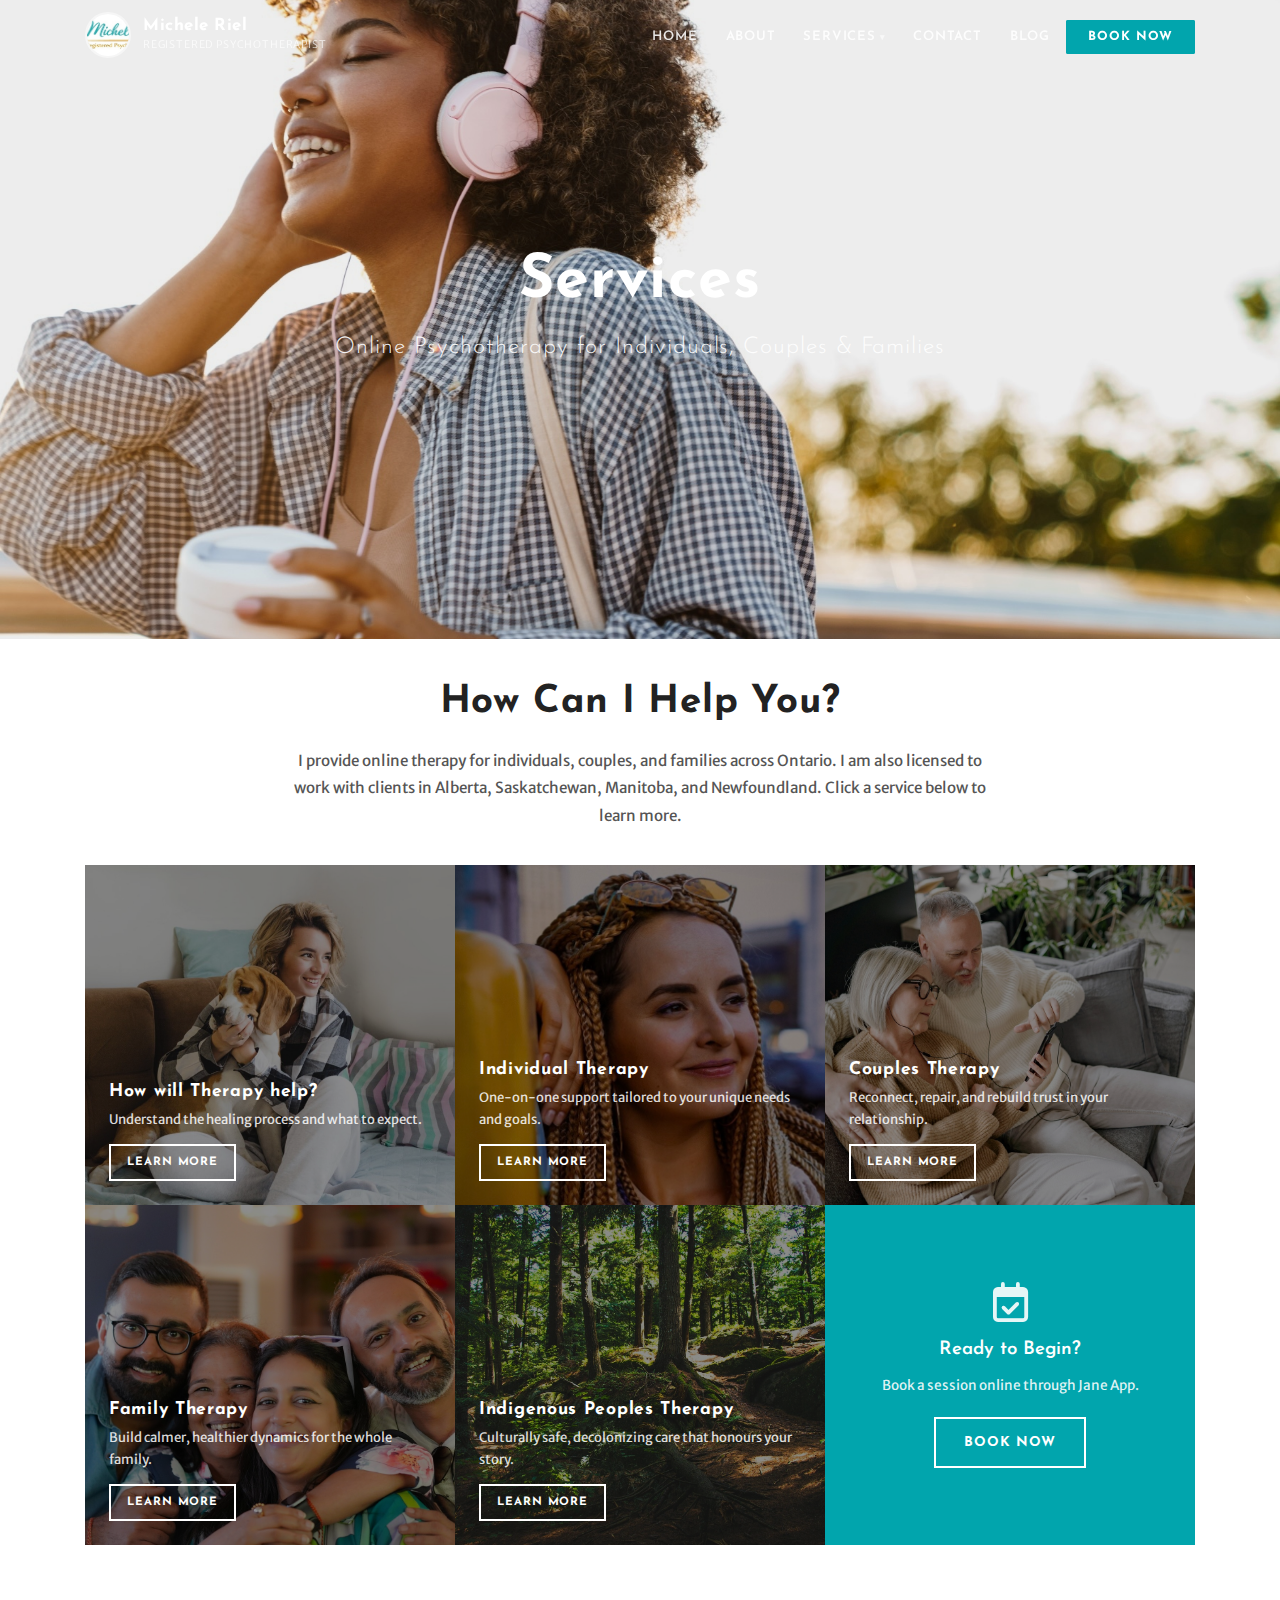
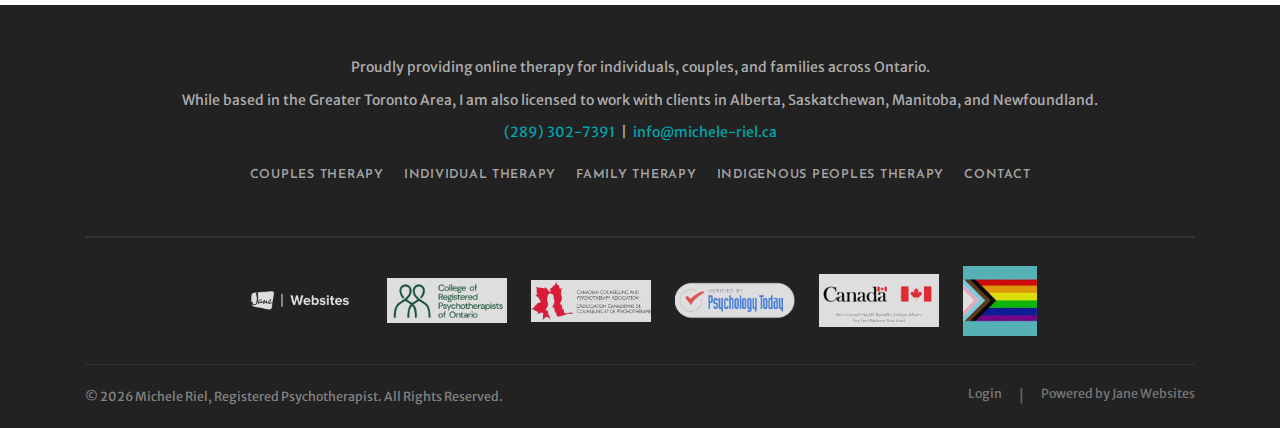
<file: services.html>
<!DOCTYPE html>
<html lang="en">
<head>
  <meta charset="UTF-8">
  <meta name="viewport" content="width=device-width, initial-scale=1.0">
  <title>Services | Michele Riel Psychotherapy</title>
  <link rel="stylesheet" href="replica.css">
  <link rel="stylesheet" href="https://cdnjs.cloudflare.com/ajax/libs/font-awesome/6.4.2/css/all.min.css">
  <style>
    .services-cards-grid { display: grid; grid-template-columns: repeat(3, 1fr); }
    .service-img-card { min-height: 340px; }
    @media(max-width:768px){ .services-cards-grid { grid-template-columns: 1fr 1fr; } }
    @media(max-width:480px){ .services-cards-grid { grid-template-columns: 1fr; } }
  </style>
</head>
<body>

<nav class="main-nav nav-transparent" id="mainNav">
  <div class="nav-inner">
    <a href="index.html" class="nav-brand">
      <img src="images/profile.jpg" alt="Michele Riel" class="nav-brand-img">
      <div>
        <div class="nav-brand-text">Michele Riel</div>
        <div class="nav-brand-sub">Registered Psychotherapist</div>
      </div>
    </a>
    <button class="nav-hamburger" id="navHamburger" aria-label="Menu"><span></span><span></span><span></span></button>
    <ul class="nav-links" id="navLinks">
      <li><a href="index.html" class="nav-link">Home</a></li>
      <li><a href="about.html" class="nav-link">About</a></li>
      <li class="nav-dropdown">
        <a href="services.html" class="nav-link">Services</a>
        <div class="nav-dropdown-menu">
          <a href="services/how-will-therapy-help.html">How will Therapy help?</a>
          <a href="services/individual-therapy.html">Individual Therapy</a>
          <a href="services/couples-therapy.html">Couples Therapy</a>
          <a href="services/family-therapy.html">Family Therapy</a>
          <a href="services/indigenous-peoples-therapy.html">Indigenous Peoples Therapy</a>
        </div>
      </li>
      <li><a href="contact.html" class="nav-link">Contact</a></li>
      <li><a href="blog.html" class="nav-link">Blog</a></li>
      <li><a href="https://micheleriel.janeapp.com/" class="nav-link nav-cta" target="_blank">Book Now</a></li>
    </ul>
  </div>
</nav>

<!-- HERO -->
<section class="page-hero hero-inner" style="background-image:url('images/services-hero.jpg');">
  <div class="page-hero-overlay"></div>
  <div class="page-hero-content">
    <h1 class="hero-h1">Services</h1>
    <h2 class="hero-h2">Online Psychotherapy for Individuals, Couples &amp; Families</h2>
  </div>
</section>

<!-- INTRO -->
<section class="section-sm bg-white" style="padding:40px 0 20px;">
  <div class="container" style="text-align:center;max-width:780px;">
    <h2 class="section-heading">How Can I Help You?</h2>
    <p class="body-text">I provide online therapy for individuals, couples, and families across Ontario. I am also licensed to work with clients in Alberta, Saskatchewan, Manitoba, and Newfoundland. Click a service below to learn more.</p>
  </div>
</section>

<!-- SERVICE CARDS GRID -->
<section style="padding-bottom:60px;" class="bg-white">
  <div class="container">
    <div class="services-cards-grid">

      <a href="services/how-will-therapy-help.html" class="service-img-card">
        <img src="images/counseling6-hero.jpg" alt="How will Therapy Help">
        <div class="service-img-card-overlay"></div>
        <div class="service-img-card-content">
          <h3>How will Therapy help?</h3>
          <p>Understand the healing process and what to expect.</p>
          <span class="btn btn-outline-white" style="font-size:0.72rem;padding:7px 16px;">Learn More</span>
        </div>
      </a>

      <a href="services/individual-therapy.html" class="service-img-card">
        <img src="images/individual-hero.jpg" alt="Individual Therapy">
        <div class="service-img-card-overlay"></div>
        <div class="service-img-card-content">
          <h3>Individual Therapy</h3>
          <p>One-on-one support tailored to your unique needs and goals.</p>
          <span class="btn btn-outline-white" style="font-size:0.72rem;padding:7px 16px;">Learn More</span>
        </div>
      </a>

      <a href="services/couples-therapy.html" class="service-img-card">
        <img src="images/couples-hero.jpg" alt="Couples Therapy">
        <div class="service-img-card-overlay"></div>
        <div class="service-img-card-content">
          <h3>Couples Therapy</h3>
          <p>Reconnect, repair, and rebuild trust in your relationship.</p>
          <span class="btn btn-outline-white" style="font-size:0.72rem;padding:7px 16px;">Learn More</span>
        </div>
      </a>

      <a href="services/family-therapy.html" class="service-img-card">
        <img src="images/family-hero.jpg" alt="Family Therapy">
        <div class="service-img-card-overlay"></div>
        <div class="service-img-card-content">
          <h3>Family Therapy</h3>
          <p>Build calmer, healthier dynamics for the whole family.</p>
          <span class="btn btn-outline-white" style="font-size:0.72rem;padding:7px 16px;">Learn More</span>
        </div>
      </a>

      <a href="services/indigenous-peoples-therapy.html" class="service-img-card">
        <img src="images/indigenous-hero.jpg" alt="Indigenous Peoples Therapy">
        <div class="service-img-card-overlay"></div>
        <div class="service-img-card-content">
          <h3>Indigenous Peoples Therapy</h3>
          <p>Culturally safe, decolonizing care that honours your story.</p>
          <span class="btn btn-outline-white" style="font-size:0.72rem;padding:7px 16px;">Learn More</span>
        </div>
      </a>

      <!-- Book Now card -->
      <div class="service-img-card" style="background:#01a5ad;display:flex;align-items:center;justify-content:center;cursor:default;">
        <div style="text-align:center;padding:32px 24px;color:#fff;">
          <i class="fa-regular fa-calendar-check" style="font-size:2.5rem;margin-bottom:16px;opacity:0.9;"></i>
          <h3 style="color:#fff;margin-bottom:12px;">Ready to Begin?</h3>
          <p style="font-size:0.85rem;color:rgba(255,255,255,0.88);margin-bottom:20px;">Book a session online through Jane App.</p>
          <a href="https://micheleriel.janeapp.com/" class="btn btn-outline-white" target="_blank">Book Now</a>
        </div>
      </div>

    </div>
  </div>
</section>

<footer class="site-footer">
  <div class="container">
    <div class="footer-text">
      <p>Proudly providing online therapy for individuals, couples, and families across Ontario.</p>
      <p>While based in the Greater Toronto Area, I am also licensed to work with clients in Alberta, Saskatchewan, Manitoba, and Newfoundland.</p>
      <p><a href="tel:+12893027391" style="color:#01a5ad;">(289) 302-7391</a> &nbsp;|&nbsp; <a href="mailto:info@michele-riel.ca" style="color:#01a5ad;">info@michele-riel.ca</a></p>
      <div class="footer-links">
        <a href="services/couples-therapy.html">Couples Therapy</a>
        <a href="services/individual-therapy.html">Individual Therapy</a>
        <a href="services/family-therapy.html">Family Therapy</a>
        <a href="services/indigenous-peoples-therapy.html">Indigenous Peoples Therapy</a>
        <a href="contact.html">Contact</a>
      </div>
    </div>
    <div class="footer-logos">
      <img src="images/jane-websites.png" alt="Jane Websites">
      <img src="images/crpo.webp" alt="CRPO">
      <img src="images/ccpa.jpg" alt="CCPA">
      <img src="images/psychology-today.png" alt="Psychology Today">
      <img src="images/nihb.png" alt="NIHB">
      <img src="images/pride.jpg" alt="Pride">
    </div>
    <div class="footer-bottom">
      <p>&copy; 2026 Michele Riel, Registered Psychotherapist. All Rights Reserved.</p>
      <div style="display:flex;gap:16px;"><a href="#">Login</a><span style="color:rgba(255,255,255,0.3)">|</span><a href="https://jane.app" target="_blank">Powered by Jane Websites</a></div>
    </div>
  </div>
</footer>

<script>
  const nav=document.getElementById('mainNav');
  window.addEventListener('scroll',()=>{if(window.scrollY>60){nav.classList.add('nav-solid');nav.classList.remove('nav-transparent');}else{nav.classList.remove('nav-solid');nav.classList.add('nav-transparent');}});
  const burger=document.getElementById('navHamburger'),links=document.getElementById('navLinks');
  burger.addEventListener('click',()=>{burger.classList.toggle('open');links.classList.toggle('open');document.body.style.overflow=links.classList.contains('open')?'hidden':'';});
  document.querySelectorAll('.nav-links a').forEach(l=>l.addEventListener('click',()=>{links.classList.remove('open');burger.classList.remove('open');document.body.style.overflow='';}));
</script>
</body>
</html>
</file>
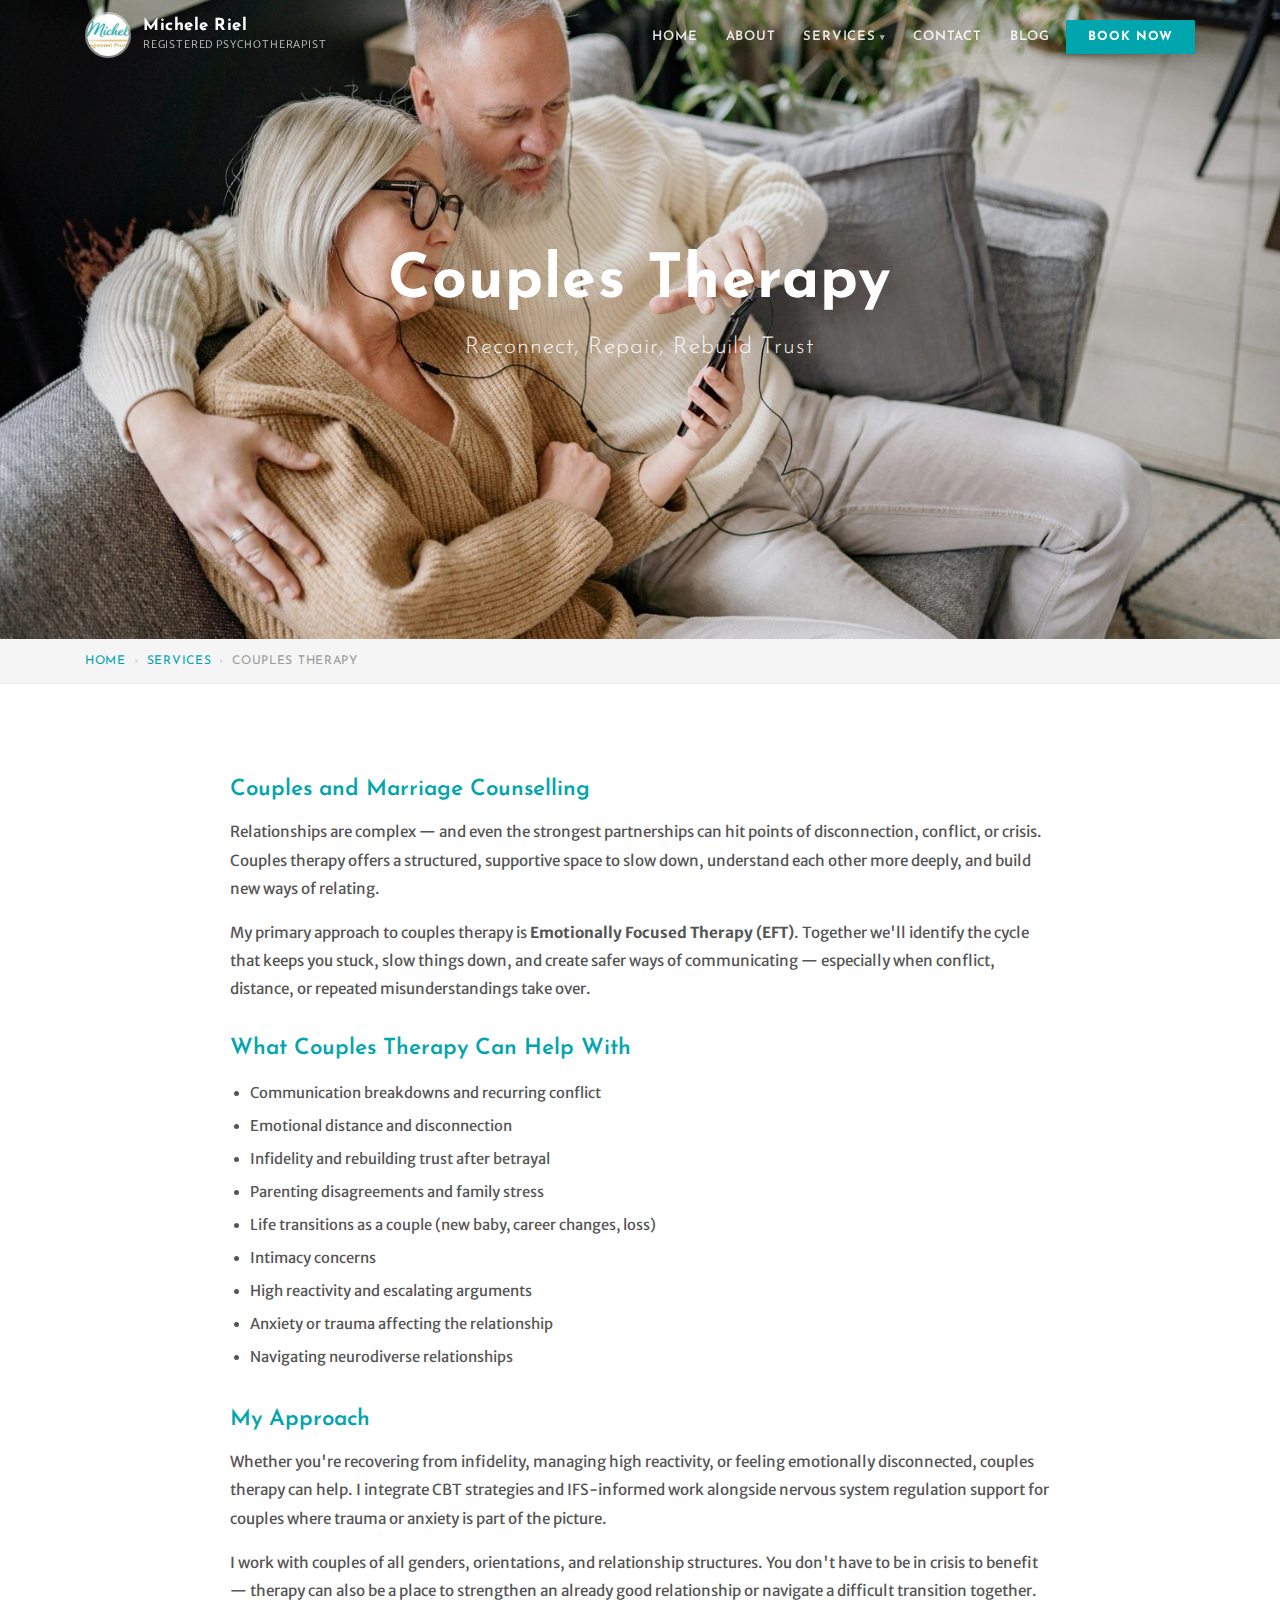
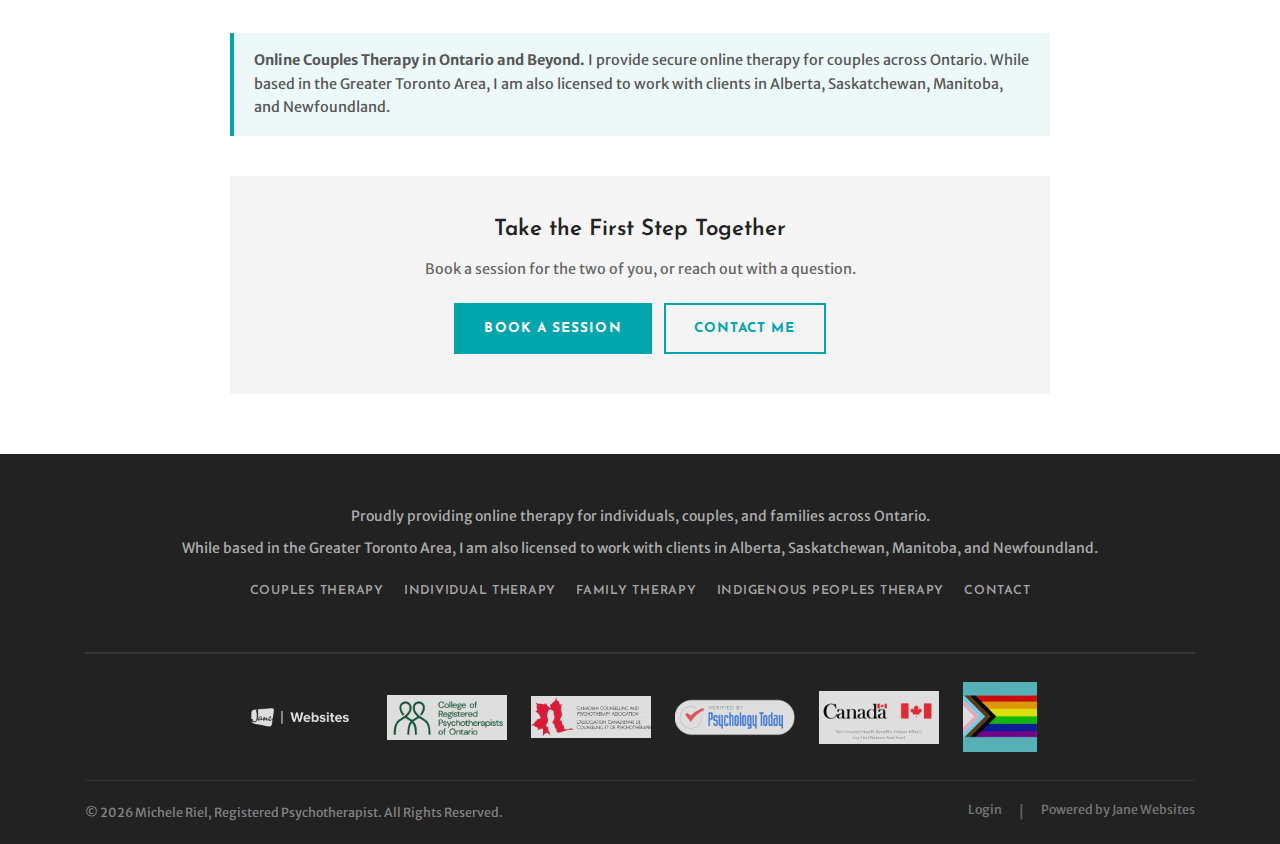
<file: services/couples-therapy.html>
<!DOCTYPE html>
<html lang="en">
<head>
  <meta charset="UTF-8">
  <meta name="viewport" content="width=device-width, initial-scale=1.0">
  <title>Couples Therapy | Michele Riel Psychotherapy</title>
  <link rel="stylesheet" href="../replica.css">
</head>
<body>

<nav class="main-nav nav-transparent" id="mainNav">
  <div class="nav-inner">
    <a href="../index.html" class="nav-brand">
      <img src="../images/profile.jpg" alt="Michele Riel" class="nav-brand-img">
      <div><div class="nav-brand-text">Michele Riel</div><div class="nav-brand-sub">Registered Psychotherapist</div></div>
    </a>
    <button class="nav-hamburger" id="navHamburger" aria-label="Menu"><span></span><span></span><span></span></button>
    <ul class="nav-links" id="navLinks">
      <li><a href="../index.html" class="nav-link">Home</a></li>
      <li><a href="../about.html" class="nav-link">About</a></li>
      <li class="nav-dropdown">
        <a href="../services.html" class="nav-link">Services</a>
        <div class="nav-dropdown-menu">
          <a href="how-will-therapy-help.html">How will Therapy help?</a>
          <a href="individual-therapy.html">Individual Therapy</a>
          <a href="couples-therapy.html">Couples Therapy</a>
          <a href="family-therapy.html">Family Therapy</a>
          <a href="indigenous-peoples-therapy.html">Indigenous Peoples Therapy</a>
        </div>
      </li>
      <li><a href="../contact.html" class="nav-link">Contact</a></li>
      <li><a href="../blog.html" class="nav-link">Blog</a></li>
      <li><a href="https://micheleriel.janeapp.com/" class="nav-link nav-cta" target="_blank">Book Now</a></li>
    </ul>
  </div>
</nav>

<section class="page-hero hero-inner" style="background-image:url('../images/couples-hero.jpg');">
  <div class="page-hero-overlay"></div>
  <div class="page-hero-content">
    <h1 class="hero-h1">Couples Therapy</h1>
    <h2 class="hero-h2">Reconnect, Repair, Rebuild Trust</h2>
  </div>
</section>

<div class="breadcrumb-bar">
  <div class="container">
    <nav class="breadcrumb">
      <a href="../index.html">Home</a><span class="breadcrumb-sep">›</span>
      <a href="../services.html">Services</a><span class="breadcrumb-sep">›</span>
      <span>Couples Therapy</span>
    </nav>
  </div>
</div>

<section class="section bg-white">
  <div class="container">
    <div class="service-detail-content">
      <h2>Couples and Marriage Counselling</h2>
      <p>Relationships are complex — and even the strongest partnerships can hit points of disconnection, conflict, or crisis. Couples therapy offers a structured, supportive space to slow down, understand each other more deeply, and build new ways of relating.</p>
      <p>My primary approach to couples therapy is <strong>Emotionally Focused Therapy (EFT)</strong>. Together we'll identify the cycle that keeps you stuck, slow things down, and create safer ways of communicating — especially when conflict, distance, or repeated misunderstandings take over.</p>

      <h2>What Couples Therapy Can Help With</h2>
      <ul>
        <li>Communication breakdowns and recurring conflict</li>
        <li>Emotional distance and disconnection</li>
        <li>Infidelity and rebuilding trust after betrayal</li>
        <li>Parenting disagreements and family stress</li>
        <li>Life transitions as a couple (new baby, career changes, loss)</li>
        <li>Intimacy concerns</li>
        <li>High reactivity and escalating arguments</li>
        <li>Anxiety or trauma affecting the relationship</li>
        <li>Navigating neurodiverse relationships</li>
      </ul>

      <h2>My Approach</h2>
      <p>Whether you're recovering from infidelity, managing high reactivity, or feeling emotionally disconnected, couples therapy can help. I integrate CBT strategies and IFS-informed work alongside nervous system regulation support for couples where trauma or anxiety is part of the picture.</p>
      <p>I work with couples of all genders, orientations, and relationship structures. You don't have to be in crisis to benefit — therapy can also be a place to strengthen an already good relationship or navigate a difficult transition together.</p>

      <div class="service-location-note">
        <strong>Online Couples Therapy in Ontario and Beyond.</strong> I provide secure online therapy for couples across Ontario. While based in the Greater Toronto Area, I am also licensed to work with clients in Alberta, Saskatchewan, Manitoba, and Newfoundland.
      </div>

      <div class="cta-banner">
        <h3>Take the First Step Together</h3>
        <p>Book a session for the two of you, or reach out with a question.</p>
        <a href="https://micheleriel.janeapp.com/" class="btn btn-primary" target="_blank">Book a Session</a>
        &nbsp;&nbsp;
        <a href="../contact.html" class="btn btn-outline-primary">Contact Me</a>
      </div>
    </div>
  </div>
</section>

<footer class="site-footer">
  <div class="container">
    <div class="footer-text">
      <p>Proudly providing online therapy for individuals, couples, and families across Ontario.</p>
      <p>While based in the Greater Toronto Area, I am also licensed to work with clients in Alberta, Saskatchewan, Manitoba, and Newfoundland.</p>
      <div class="footer-links">
        <a href="couples-therapy.html">Couples Therapy</a>
        <a href="individual-therapy.html">Individual Therapy</a>
        <a href="family-therapy.html">Family Therapy</a>
        <a href="indigenous-peoples-therapy.html">Indigenous Peoples Therapy</a>
        <a href="../contact.html">Contact</a>
      </div>
    </div>
    <div class="footer-logos">
      <img src="../images/jane-websites.png" alt="Jane Websites">
      <img src="../images/crpo.webp" alt="CRPO">
      <img src="../images/ccpa.jpg" alt="CCPA">
      <img src="../images/psychology-today.png" alt="Psychology Today">
      <img src="../images/nihb.png" alt="NIHB">
      <img src="../images/pride.jpg" alt="Pride">
    </div>
    <div class="footer-bottom">
      <p>&copy; 2026 Michele Riel, Registered Psychotherapist. All Rights Reserved.</p>
      <div style="display:flex;gap:16px;"><a href="#">Login</a><span style="color:rgba(255,255,255,0.3)">|</span><a href="https://jane.app" target="_blank">Powered by Jane Websites</a></div>
    </div>
  </div>
</footer>

<script>
  const nav=document.getElementById('mainNav');
  window.addEventListener('scroll',()=>{if(window.scrollY>60){nav.classList.add('nav-solid');nav.classList.remove('nav-transparent');}else{nav.classList.remove('nav-solid');nav.classList.add('nav-transparent');}});
  const burger=document.getElementById('navHamburger'),links=document.getElementById('navLinks');
  burger.addEventListener('click',()=>{burger.classList.toggle('open');links.classList.toggle('open');document.body.style.overflow=links.classList.contains('open')?'hidden':'';});
  document.querySelectorAll('.nav-links a').forEach(l=>l.addEventListener('click',()=>{links.classList.remove('open');burger.classList.remove('open');document.body.style.overflow='';}));
</script>
</body>
</html>
</file>
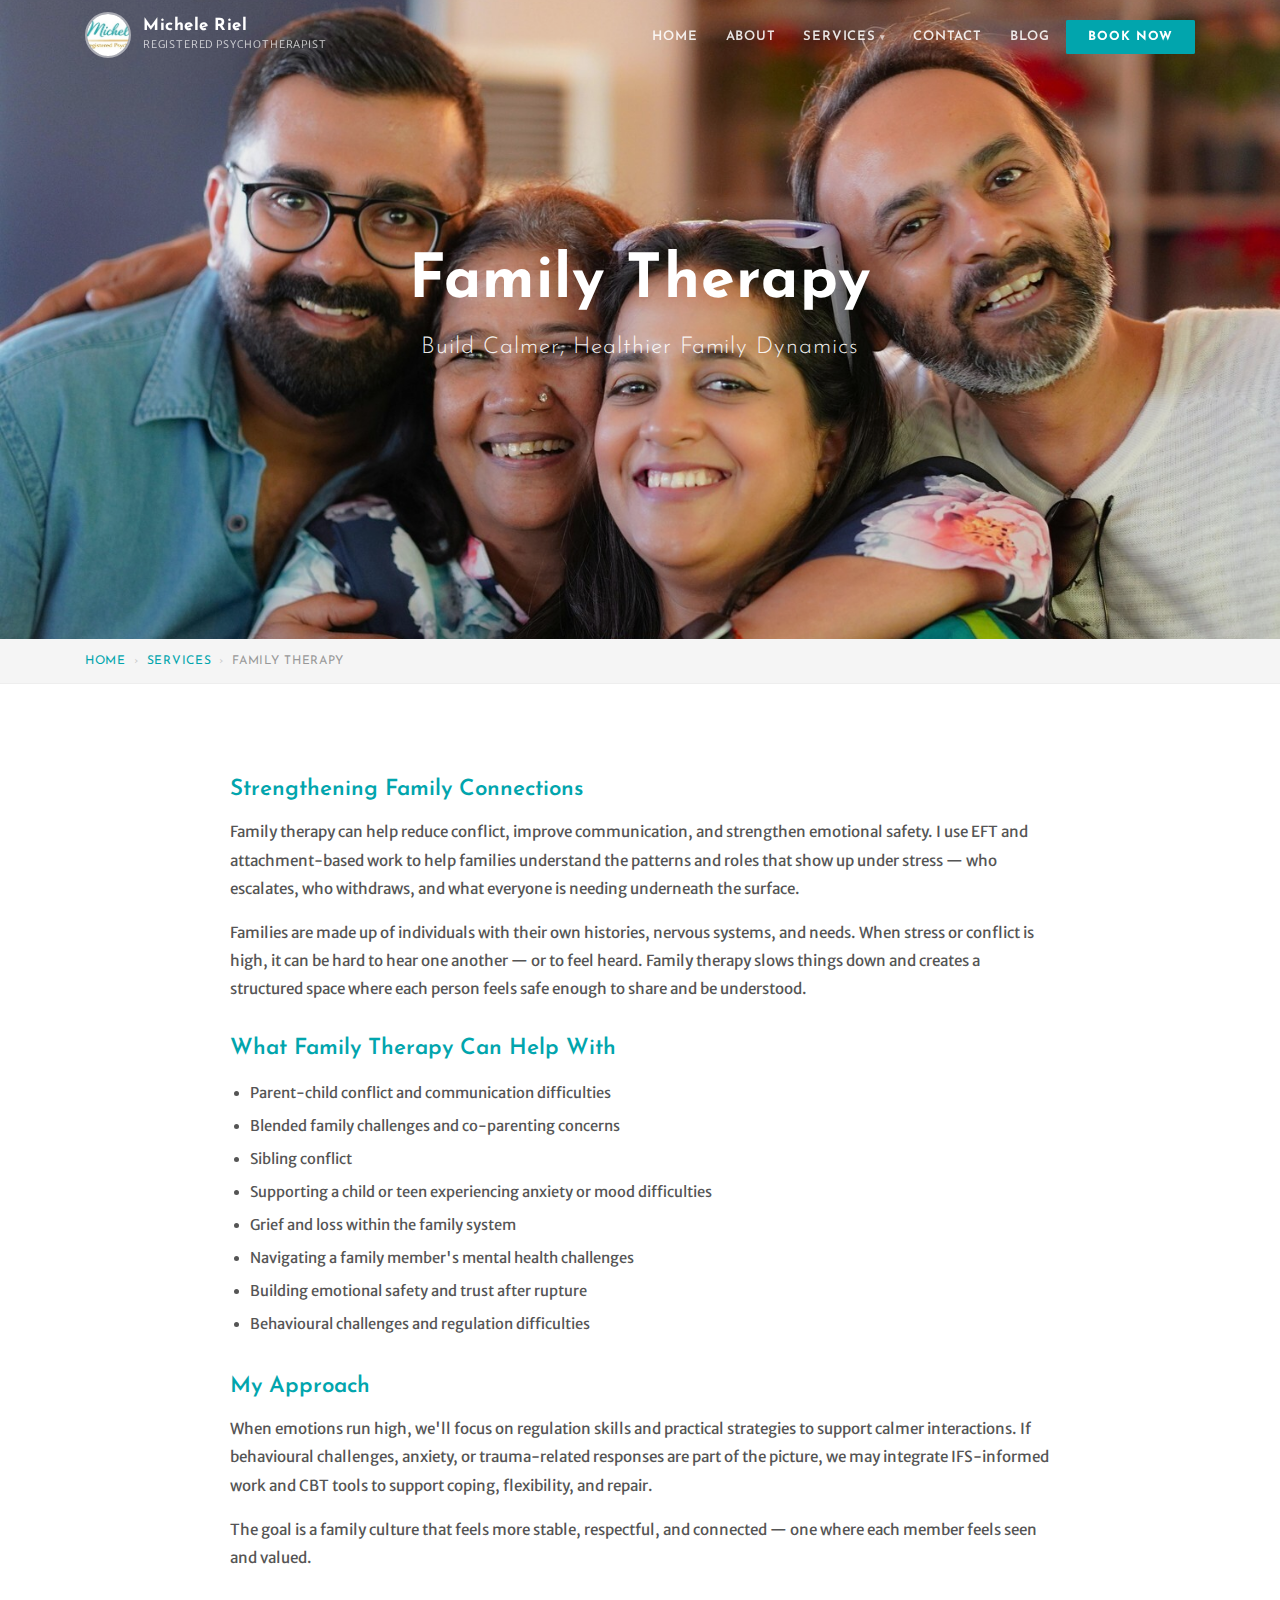
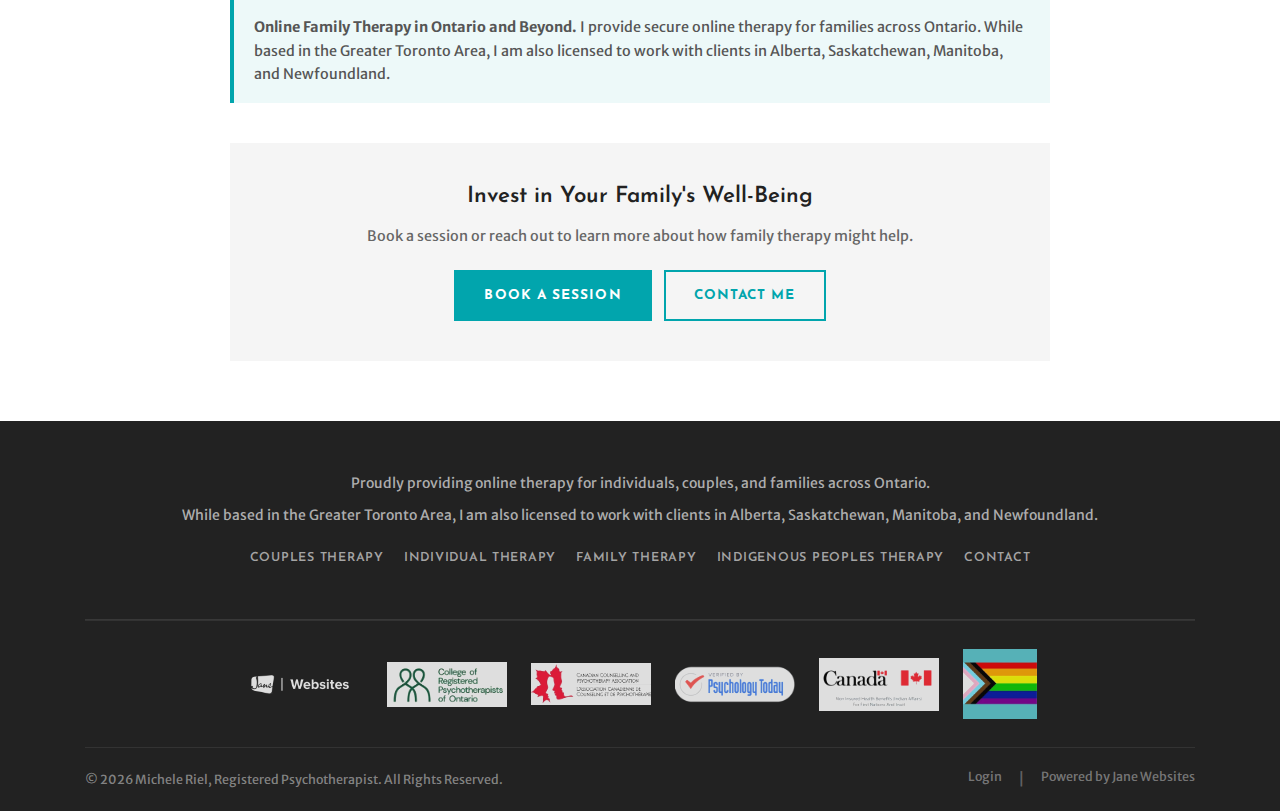
<file: services/family-therapy.html>
<!DOCTYPE html>
<html lang="en">
<head>
  <meta charset="UTF-8">
  <meta name="viewport" content="width=device-width, initial-scale=1.0">
  <title>Family Therapy | Michele Riel Psychotherapy</title>
  <link rel="stylesheet" href="../replica.css">
</head>
<body>

<nav class="main-nav nav-transparent" id="mainNav">
  <div class="nav-inner">
    <a href="../index.html" class="nav-brand">
      <img src="../images/profile.jpg" alt="Michele Riel" class="nav-brand-img">
      <div><div class="nav-brand-text">Michele Riel</div><div class="nav-brand-sub">Registered Psychotherapist</div></div>
    </a>
    <button class="nav-hamburger" id="navHamburger" aria-label="Menu"><span></span><span></span><span></span></button>
    <ul class="nav-links" id="navLinks">
      <li><a href="../index.html" class="nav-link">Home</a></li>
      <li><a href="../about.html" class="nav-link">About</a></li>
      <li class="nav-dropdown">
        <a href="../services.html" class="nav-link">Services</a>
        <div class="nav-dropdown-menu">
          <a href="how-will-therapy-help.html">How will Therapy help?</a>
          <a href="individual-therapy.html">Individual Therapy</a>
          <a href="couples-therapy.html">Couples Therapy</a>
          <a href="family-therapy.html">Family Therapy</a>
          <a href="indigenous-peoples-therapy.html">Indigenous Peoples Therapy</a>
        </div>
      </li>
      <li><a href="../contact.html" class="nav-link">Contact</a></li>
      <li><a href="../blog.html" class="nav-link">Blog</a></li>
      <li><a href="https://micheleriel.janeapp.com/" class="nav-link nav-cta" target="_blank">Book Now</a></li>
    </ul>
  </div>
</nav>

<section class="page-hero hero-inner" style="background-image:url('../images/family-hero.jpg');">
  <div class="page-hero-overlay"></div>
  <div class="page-hero-content">
    <h1 class="hero-h1">Family Therapy</h1>
    <h2 class="hero-h2">Build Calmer, Healthier Family Dynamics</h2>
  </div>
</section>

<div class="breadcrumb-bar">
  <div class="container">
    <nav class="breadcrumb">
      <a href="../index.html">Home</a><span class="breadcrumb-sep">›</span>
      <a href="../services.html">Services</a><span class="breadcrumb-sep">›</span>
      <span>Family Therapy</span>
    </nav>
  </div>
</div>

<section class="section bg-white">
  <div class="container">
    <div class="service-detail-content">
      <h2>Strengthening Family Connections</h2>
      <p>Family therapy can help reduce conflict, improve communication, and strengthen emotional safety. I use EFT and attachment-based work to help families understand the patterns and roles that show up under stress — who escalates, who withdraws, and what everyone is needing underneath the surface.</p>
      <p>Families are made up of individuals with their own histories, nervous systems, and needs. When stress or conflict is high, it can be hard to hear one another — or to feel heard. Family therapy slows things down and creates a structured space where each person feels safe enough to share and be understood.</p>

      <h2>What Family Therapy Can Help With</h2>
      <ul>
        <li>Parent-child conflict and communication difficulties</li>
        <li>Blended family challenges and co-parenting concerns</li>
        <li>Sibling conflict</li>
        <li>Supporting a child or teen experiencing anxiety or mood difficulties</li>
        <li>Grief and loss within the family system</li>
        <li>Navigating a family member's mental health challenges</li>
        <li>Building emotional safety and trust after rupture</li>
        <li>Behavioural challenges and regulation difficulties</li>
      </ul>

      <h2>My Approach</h2>
      <p>When emotions run high, we'll focus on regulation skills and practical strategies to support calmer interactions. If behavioural challenges, anxiety, or trauma-related responses are part of the picture, we may integrate IFS-informed work and CBT tools to support coping, flexibility, and repair.</p>
      <p>The goal is a family culture that feels more stable, respectful, and connected — one where each member feels seen and valued.</p>

      <div class="service-location-note">
        <strong>Online Family Therapy in Ontario and Beyond.</strong> I provide secure online therapy for families across Ontario. While based in the Greater Toronto Area, I am also licensed to work with clients in Alberta, Saskatchewan, Manitoba, and Newfoundland.
      </div>

      <div class="cta-banner">
        <h3>Invest in Your Family's Well-Being</h3>
        <p>Book a session or reach out to learn more about how family therapy might help.</p>
        <a href="https://micheleriel.janeapp.com/" class="btn btn-primary" target="_blank">Book a Session</a>
        &nbsp;&nbsp;
        <a href="../contact.html" class="btn btn-outline-primary">Contact Me</a>
      </div>
    </div>
  </div>
</section>

<footer class="site-footer">
  <div class="container">
    <div class="footer-text">
      <p>Proudly providing online therapy for individuals, couples, and families across Ontario.</p>
      <p>While based in the Greater Toronto Area, I am also licensed to work with clients in Alberta, Saskatchewan, Manitoba, and Newfoundland.</p>
      <div class="footer-links">
        <a href="couples-therapy.html">Couples Therapy</a>
        <a href="individual-therapy.html">Individual Therapy</a>
        <a href="family-therapy.html">Family Therapy</a>
        <a href="indigenous-peoples-therapy.html">Indigenous Peoples Therapy</a>
        <a href="../contact.html">Contact</a>
      </div>
    </div>
    <div class="footer-logos">
      <img src="../images/jane-websites.png" alt="Jane Websites">
      <img src="../images/crpo.webp" alt="CRPO">
      <img src="../images/ccpa.jpg" alt="CCPA">
      <img src="../images/psychology-today.png" alt="Psychology Today">
      <img src="../images/nihb.png" alt="NIHB">
      <img src="../images/pride.jpg" alt="Pride">
    </div>
    <div class="footer-bottom">
      <p>&copy; 2026 Michele Riel, Registered Psychotherapist. All Rights Reserved.</p>
      <div style="display:flex;gap:16px;"><a href="#">Login</a><span style="color:rgba(255,255,255,0.3)">|</span><a href="https://jane.app" target="_blank">Powered by Jane Websites</a></div>
    </div>
  </div>
</footer>

<script>
  const nav=document.getElementById('mainNav');
  window.addEventListener('scroll',()=>{if(window.scrollY>60){nav.classList.add('nav-solid');nav.classList.remove('nav-transparent');}else{nav.classList.remove('nav-solid');nav.classList.add('nav-transparent');}});
  const burger=document.getElementById('navHamburger'),links=document.getElementById('navLinks');
  burger.addEventListener('click',()=>{burger.classList.toggle('open');links.classList.toggle('open');document.body.style.overflow=links.classList.contains('open')?'hidden':'';});
  document.querySelectorAll('.nav-links a').forEach(l=>l.addEventListener('click',()=>{links.classList.remove('open');burger.classList.remove('open');document.body.style.overflow='';}));
</script>
</body>
</html>
</file>
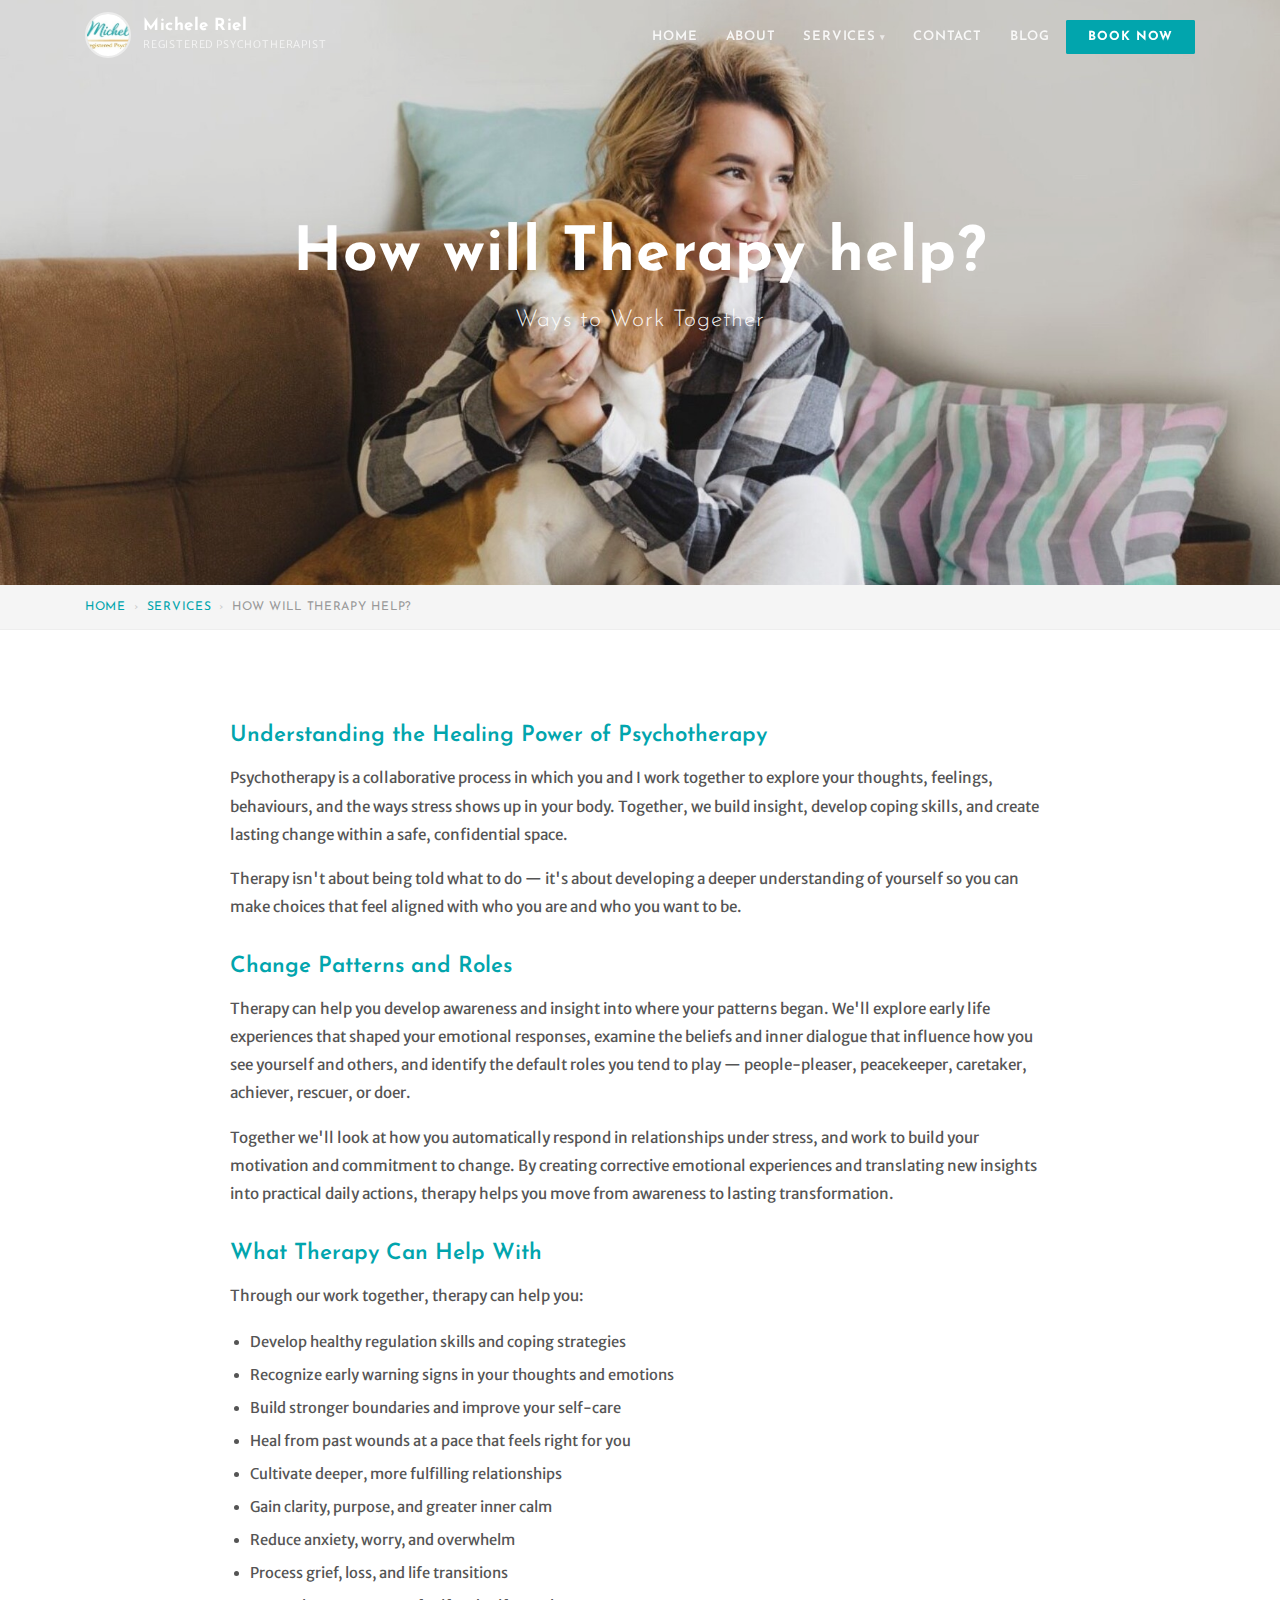
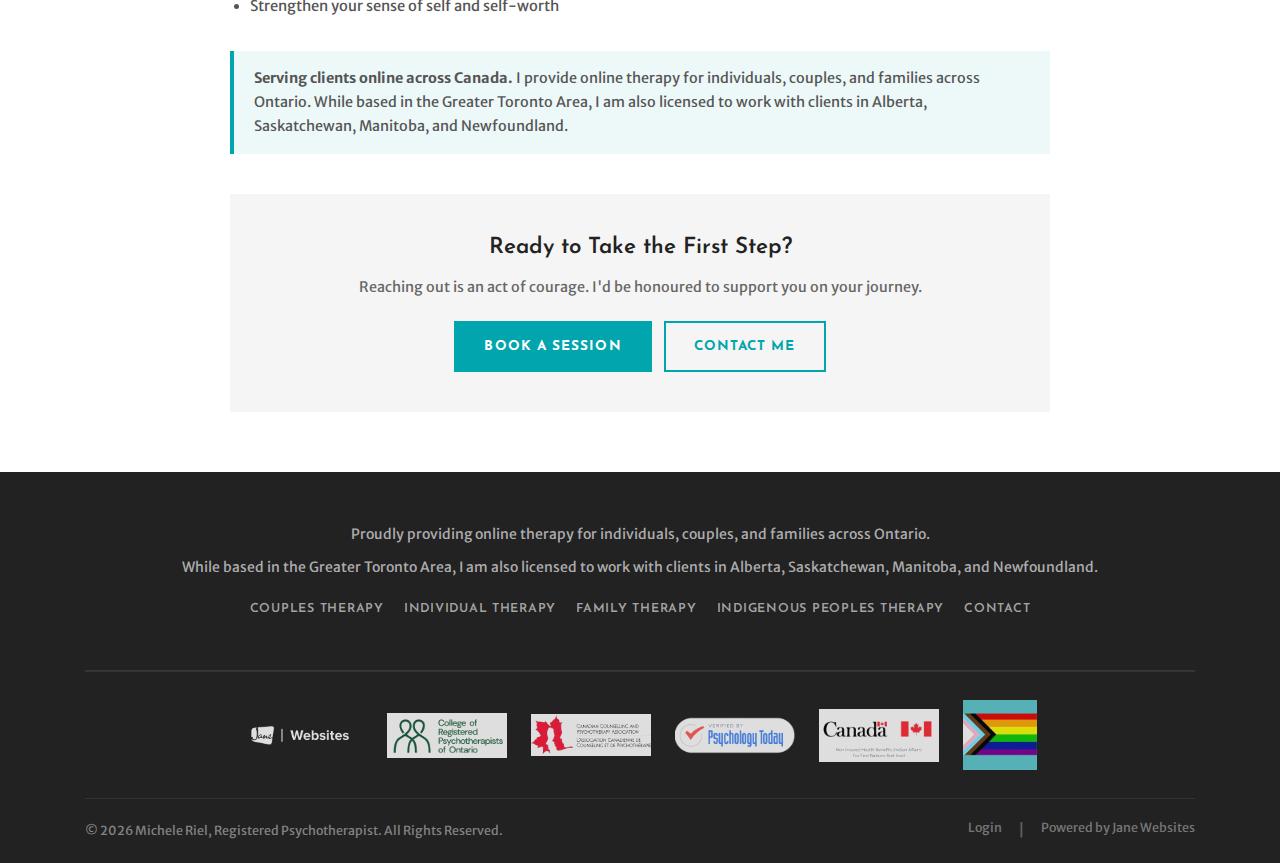
<file: services/how-will-therapy-help.html>
<!DOCTYPE html>
<html lang="en">
<head>
  <meta charset="UTF-8">
  <meta name="viewport" content="width=device-width, initial-scale=1.0">
  <title>How will Therapy help? | Michele Riel Psychotherapy</title>
  <link rel="stylesheet" href="../replica.css">
</head>
<body>

<nav class="main-nav nav-transparent" id="mainNav">
  <div class="nav-inner">
    <a href="../index.html" class="nav-brand">
      <img src="../images/profile.jpg" alt="Michele Riel" class="nav-brand-img">
      <div><div class="nav-brand-text">Michele Riel</div><div class="nav-brand-sub">Registered Psychotherapist</div></div>
    </a>
    <button class="nav-hamburger" id="navHamburger" aria-label="Menu"><span></span><span></span><span></span></button>
    <ul class="nav-links" id="navLinks">
      <li><a href="../index.html" class="nav-link">Home</a></li>
      <li><a href="../about.html" class="nav-link">About</a></li>
      <li class="nav-dropdown">
        <a href="../services.html" class="nav-link">Services</a>
        <div class="nav-dropdown-menu">
          <a href="how-will-therapy-help.html">How will Therapy help?</a>
          <a href="individual-therapy.html">Individual Therapy</a>
          <a href="couples-therapy.html">Couples Therapy</a>
          <a href="family-therapy.html">Family Therapy</a>
          <a href="indigenous-peoples-therapy.html">Indigenous Peoples Therapy</a>
        </div>
      </li>
      <li><a href="../contact.html" class="nav-link">Contact</a></li>
      <li><a href="../blog.html" class="nav-link">Blog</a></li>
      <li><a href="https://micheleriel.janeapp.com/" class="nav-link nav-cta" target="_blank">Book Now</a></li>
    </ul>
  </div>
</nav>

<section class="page-hero hero-sm" style="background-image:url('../images/counseling6-hero.jpg');">
  <div class="page-hero-overlay"></div>
  <div class="page-hero-content">
    <h1 class="hero-h1">How will Therapy help?</h1>
    <h2 class="hero-h2">Ways to Work Together</h2>
  </div>
</section>

<div class="breadcrumb-bar">
  <div class="container">
    <nav class="breadcrumb">
      <a href="../index.html">Home</a>
      <span class="breadcrumb-sep">›</span>
      <a href="../services.html">Services</a>
      <span class="breadcrumb-sep">›</span>
      <span>How will Therapy help?</span>
    </nav>
  </div>
</div>

<section class="section bg-white">
  <div class="container">
    <div class="service-detail-content">
      <h2>Understanding the Healing Power of Psychotherapy</h2>
      <p>Psychotherapy is a collaborative process in which you and I work together to explore your thoughts, feelings, behaviours, and the ways stress shows up in your body. Together, we build insight, develop coping skills, and create lasting change within a safe, confidential space.</p>
      <p>Therapy isn't about being told what to do — it's about developing a deeper understanding of yourself so you can make choices that feel aligned with who you are and who you want to be.</p>

      <h2>Change Patterns and Roles</h2>
      <p>Therapy can help you develop awareness and insight into where your patterns began. We'll explore early life experiences that shaped your emotional responses, examine the beliefs and inner dialogue that influence how you see yourself and others, and identify the default roles you tend to play — people-pleaser, peacekeeper, caretaker, achiever, rescuer, or doer.</p>
      <p>Together we'll look at how you automatically respond in relationships under stress, and work to build your motivation and commitment to change. By creating corrective emotional experiences and translating new insights into practical daily actions, therapy helps you move from awareness to lasting transformation.</p>

      <h2>What Therapy Can Help With</h2>
      <p>Through our work together, therapy can help you:</p>
      <ul>
        <li>Develop healthy regulation skills and coping strategies</li>
        <li>Recognize early warning signs in your thoughts and emotions</li>
        <li>Build stronger boundaries and improve your self-care</li>
        <li>Heal from past wounds at a pace that feels right for you</li>
        <li>Cultivate deeper, more fulfilling relationships</li>
        <li>Gain clarity, purpose, and greater inner calm</li>
        <li>Reduce anxiety, worry, and overwhelm</li>
        <li>Process grief, loss, and life transitions</li>
        <li>Strengthen your sense of self and self-worth</li>
      </ul>

      <div class="service-location-note">
        <strong>Serving clients online across Canada.</strong> I provide online therapy for individuals, couples, and families across Ontario. While based in the Greater Toronto Area, I am also licensed to work with clients in Alberta, Saskatchewan, Manitoba, and Newfoundland.
      </div>

      <div class="cta-banner">
        <h3>Ready to Take the First Step?</h3>
        <p>Reaching out is an act of courage. I'd be honoured to support you on your journey.</p>
        <a href="https://micheleriel.janeapp.com/" class="btn btn-primary" target="_blank">Book a Session</a>
        &nbsp;&nbsp;
        <a href="../contact.html" class="btn btn-outline-primary">Contact Me</a>
      </div>
    </div>
  </div>
</section>

<footer class="site-footer">
  <div class="container">
    <div class="footer-text">
      <p>Proudly providing online therapy for individuals, couples, and families across Ontario.</p>
      <p>While based in the Greater Toronto Area, I am also licensed to work with clients in Alberta, Saskatchewan, Manitoba, and Newfoundland.</p>
      <div class="footer-links">
        <a href="couples-therapy.html">Couples Therapy</a>
        <a href="individual-therapy.html">Individual Therapy</a>
        <a href="family-therapy.html">Family Therapy</a>
        <a href="indigenous-peoples-therapy.html">Indigenous Peoples Therapy</a>
        <a href="../contact.html">Contact</a>
      </div>
    </div>
    <div class="footer-logos">
      <img src="../images/jane-websites.png" alt="Jane Websites">
      <img src="../images/crpo.webp" alt="CRPO">
      <img src="../images/ccpa.jpg" alt="CCPA">
      <img src="../images/psychology-today.png" alt="Psychology Today">
      <img src="../images/nihb.png" alt="NIHB">
      <img src="../images/pride.jpg" alt="Pride">
    </div>
    <div class="footer-bottom">
      <p>&copy; 2026 Michele Riel, Registered Psychotherapist. All Rights Reserved.</p>
      <div style="display:flex;gap:16px;"><a href="#">Login</a><span style="color:rgba(255,255,255,0.3)">|</span><a href="https://jane.app" target="_blank">Powered by Jane Websites</a></div>
    </div>
  </div>
</footer>

<script>
  const nav=document.getElementById('mainNav');
  window.addEventListener('scroll',()=>{if(window.scrollY>60){nav.classList.add('nav-solid');nav.classList.remove('nav-transparent');}else{nav.classList.remove('nav-solid');nav.classList.add('nav-transparent');}});
  const burger=document.getElementById('navHamburger'),links=document.getElementById('navLinks');
  burger.addEventListener('click',()=>{burger.classList.toggle('open');links.classList.toggle('open');document.body.style.overflow=links.classList.contains('open')?'hidden':'';});
  document.querySelectorAll('.nav-links a').forEach(l=>l.addEventListener('click',()=>{links.classList.remove('open');burger.classList.remove('open');document.body.style.overflow='';}));
</script>
</body>
</html>
</file>
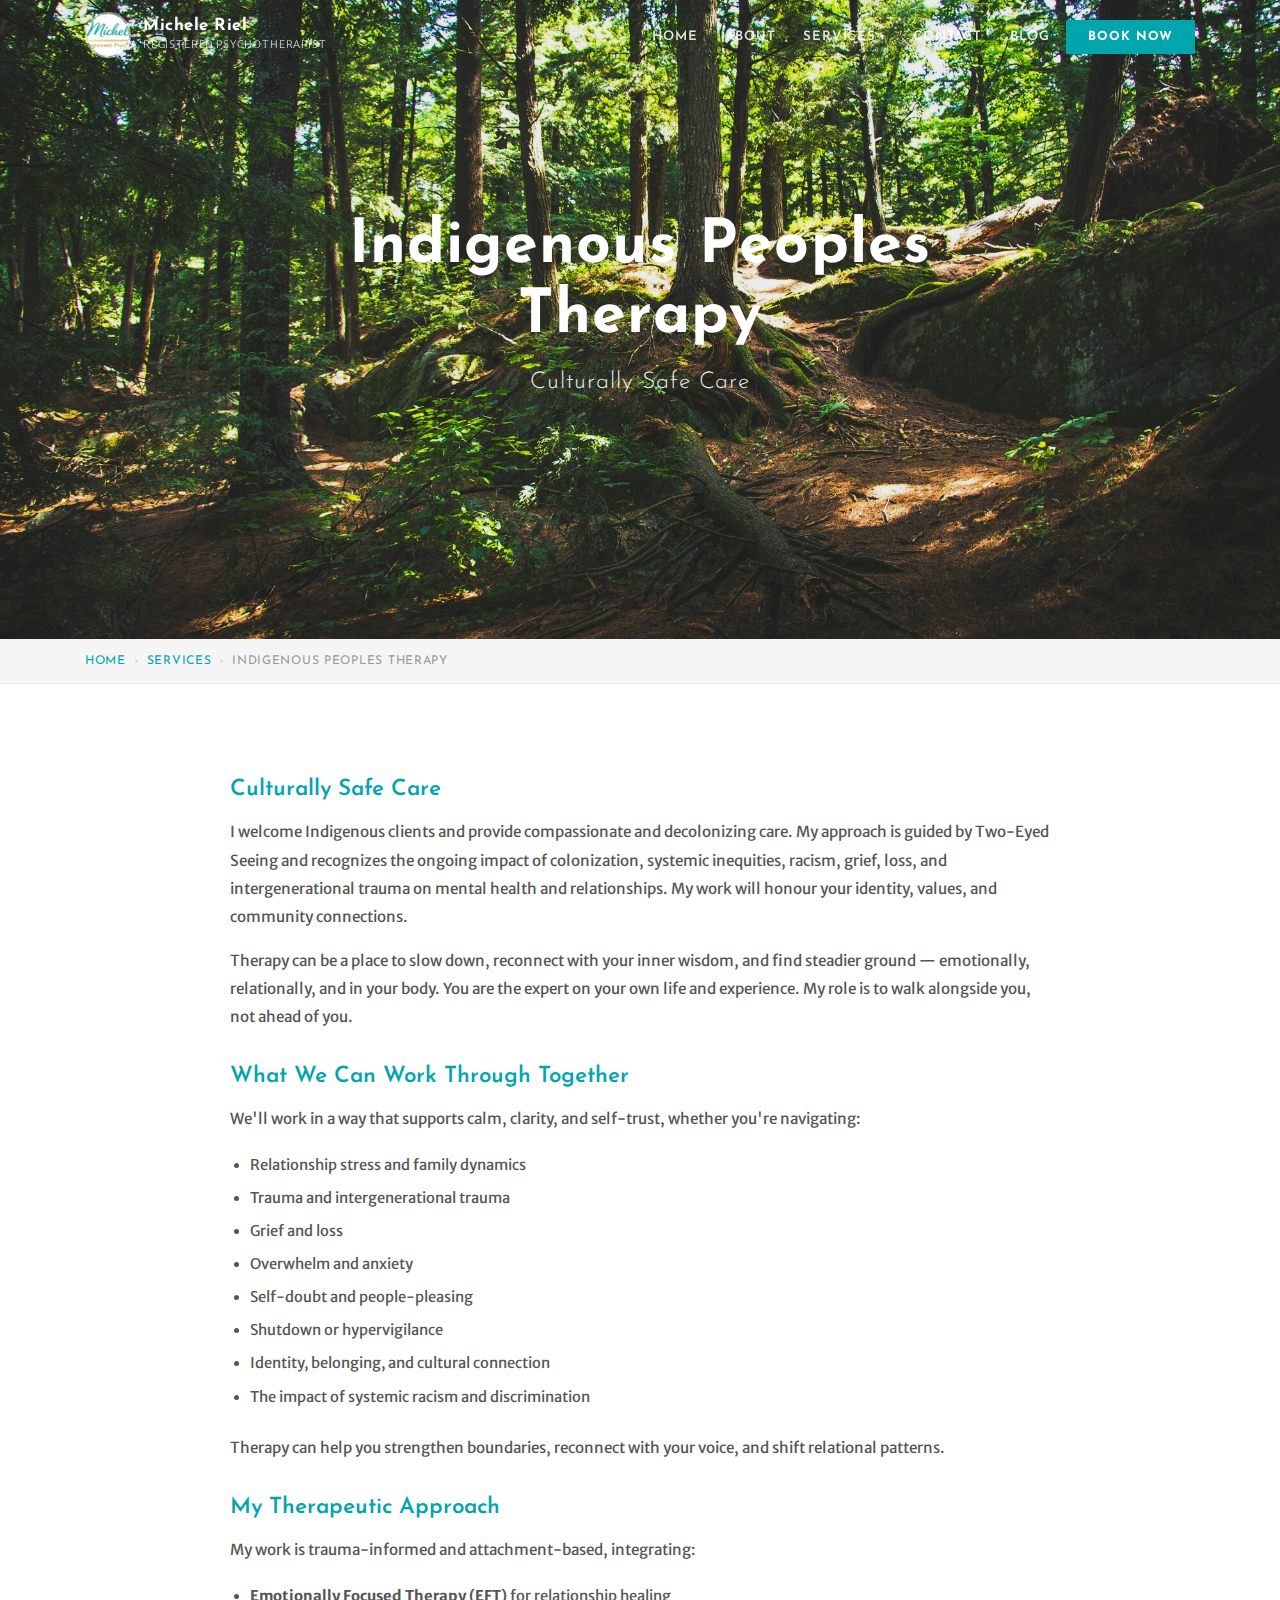
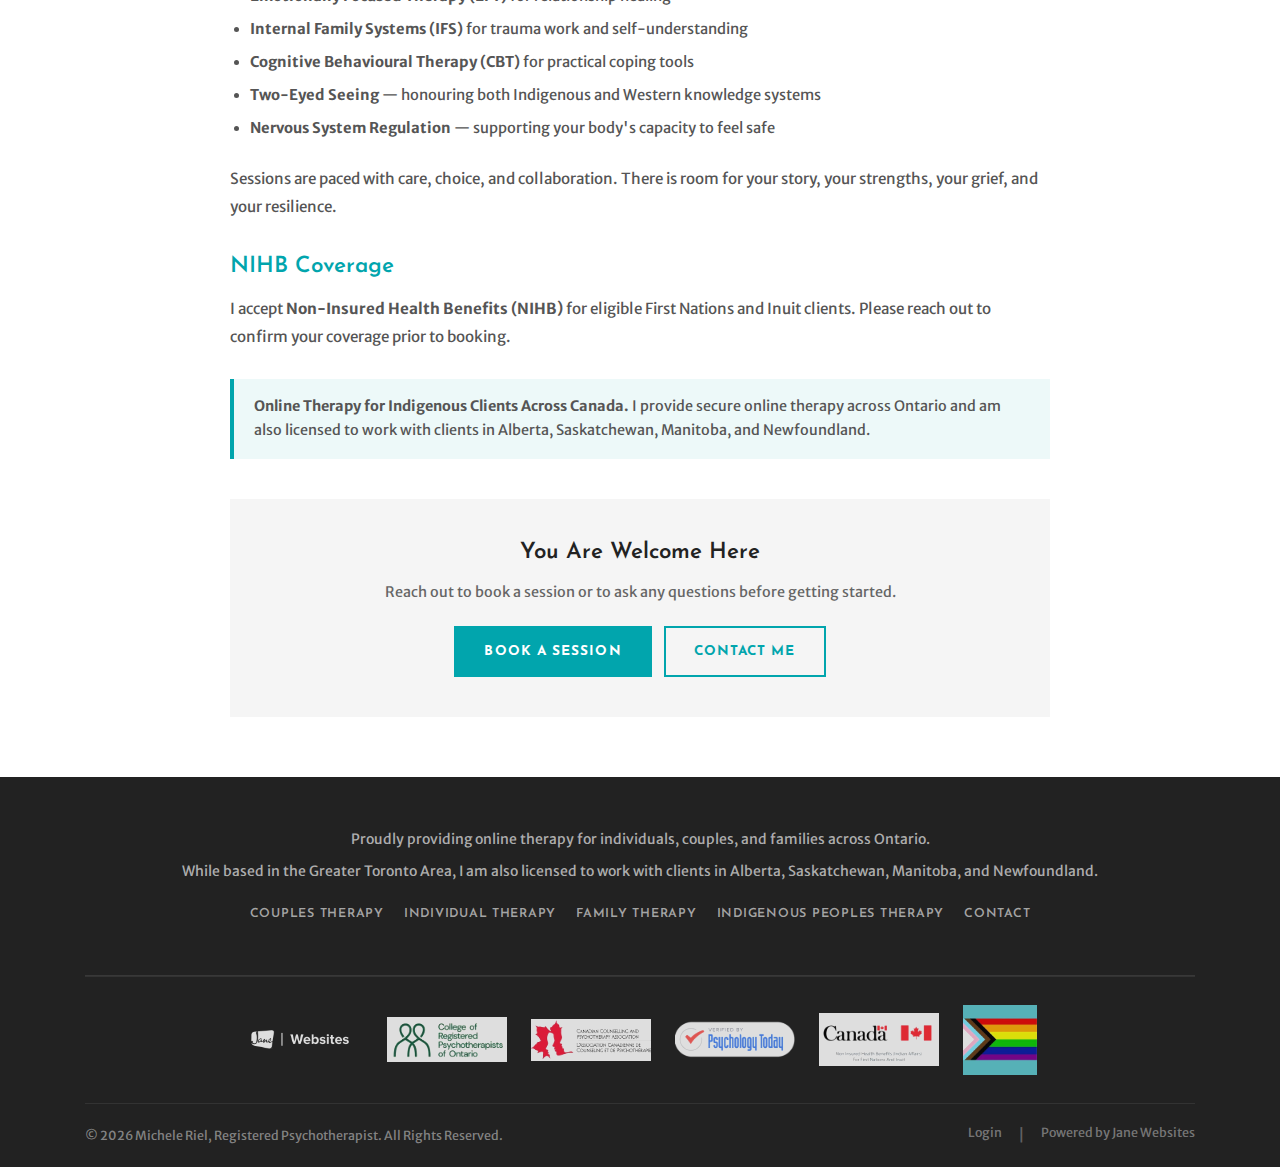
<file: services/indigenous-peoples-therapy.html>
<!DOCTYPE html>
<html lang="en">
<head>
  <meta charset="UTF-8">
  <meta name="viewport" content="width=device-width, initial-scale=1.0">
  <title>Indigenous Peoples Therapy | Michele Riel Psychotherapy</title>
  <link rel="stylesheet" href="../replica.css">
</head>
<body>

<nav class="main-nav nav-transparent" id="mainNav">
  <div class="nav-inner">
    <a href="../index.html" class="nav-brand">
      <img src="../images/profile.jpg" alt="Michele Riel" class="nav-brand-img">
      <div><div class="nav-brand-text">Michele Riel</div><div class="nav-brand-sub">Registered Psychotherapist</div></div>
    </a>
    <button class="nav-hamburger" id="navHamburger" aria-label="Menu"><span></span><span></span><span></span></button>
    <ul class="nav-links" id="navLinks">
      <li><a href="../index.html" class="nav-link">Home</a></li>
      <li><a href="../about.html" class="nav-link">About</a></li>
      <li class="nav-dropdown">
        <a href="../services.html" class="nav-link">Services</a>
        <div class="nav-dropdown-menu">
          <a href="how-will-therapy-help.html">How will Therapy help?</a>
          <a href="individual-therapy.html">Individual Therapy</a>
          <a href="couples-therapy.html">Couples Therapy</a>
          <a href="family-therapy.html">Family Therapy</a>
          <a href="indigenous-peoples-therapy.html">Indigenous Peoples Therapy</a>
        </div>
      </li>
      <li><a href="../contact.html" class="nav-link">Contact</a></li>
      <li><a href="../blog.html" class="nav-link">Blog</a></li>
      <li><a href="https://micheleriel.janeapp.com/" class="nav-link nav-cta" target="_blank">Book Now</a></li>
    </ul>
  </div>
</nav>

<section class="page-hero hero-inner" style="background-image:url('../images/indigenous-hero.jpg');">
  <div class="page-hero-overlay"></div>
  <div class="page-hero-content">
    <h1 class="hero-h1">Indigenous Peoples Therapy</h1>
    <h2 class="hero-h2">Culturally Safe Care</h2>
  </div>
</section>

<div class="breadcrumb-bar">
  <div class="container">
    <nav class="breadcrumb">
      <a href="../index.html">Home</a><span class="breadcrumb-sep">›</span>
      <a href="../services.html">Services</a><span class="breadcrumb-sep">›</span>
      <span>Indigenous Peoples Therapy</span>
    </nav>
  </div>
</div>

<section class="section bg-white">
  <div class="container">
    <div class="service-detail-content">
      <h2>Culturally Safe Care</h2>
      <p>I welcome Indigenous clients and provide compassionate and decolonizing care. My approach is guided by Two-Eyed Seeing and recognizes the ongoing impact of colonization, systemic inequities, racism, grief, loss, and intergenerational trauma on mental health and relationships. My work will honour your identity, values, and community connections.</p>
      <p>Therapy can be a place to slow down, reconnect with your inner wisdom, and find steadier ground — emotionally, relationally, and in your body. You are the expert on your own life and experience. My role is to walk alongside you, not ahead of you.</p>

      <h2>What We Can Work Through Together</h2>
      <p>We'll work in a way that supports calm, clarity, and self-trust, whether you're navigating:</p>
      <ul>
        <li>Relationship stress and family dynamics</li>
        <li>Trauma and intergenerational trauma</li>
        <li>Grief and loss</li>
        <li>Overwhelm and anxiety</li>
        <li>Self-doubt and people-pleasing</li>
        <li>Shutdown or hypervigilance</li>
        <li>Identity, belonging, and cultural connection</li>
        <li>The impact of systemic racism and discrimination</li>
      </ul>
      <p>Therapy can help you strengthen boundaries, reconnect with your voice, and shift relational patterns.</p>

      <h2>My Therapeutic Approach</h2>
      <p>My work is trauma-informed and attachment-based, integrating:</p>
      <ul>
        <li><strong>Emotionally Focused Therapy (EFT)</strong> for relationship healing</li>
        <li><strong>Internal Family Systems (IFS)</strong> for trauma work and self-understanding</li>
        <li><strong>Cognitive Behavioural Therapy (CBT)</strong> for practical coping tools</li>
        <li><strong>Two-Eyed Seeing</strong> — honouring both Indigenous and Western knowledge systems</li>
        <li><strong>Nervous System Regulation</strong> — supporting your body's capacity to feel safe</li>
      </ul>
      <p>Sessions are paced with care, choice, and collaboration. There is room for your story, your strengths, your grief, and your resilience.</p>

      <h2>NIHB Coverage</h2>
      <p>I accept <strong>Non-Insured Health Benefits (NIHB)</strong> for eligible First Nations and Inuit clients. Please reach out to confirm your coverage prior to booking.</p>

      <div class="service-location-note">
        <strong>Online Therapy for Indigenous Clients Across Canada.</strong> I provide secure online therapy across Ontario and am also licensed to work with clients in Alberta, Saskatchewan, Manitoba, and Newfoundland.
      </div>

      <div class="cta-banner">
        <h3>You Are Welcome Here</h3>
        <p>Reach out to book a session or to ask any questions before getting started.</p>
        <a href="https://micheleriel.janeapp.com/" class="btn btn-primary" target="_blank">Book a Session</a>
        &nbsp;&nbsp;
        <a href="../contact.html" class="btn btn-outline-primary">Contact Me</a>
      </div>
    </div>
  </div>
</section>

<footer class="site-footer">
  <div class="container">
    <div class="footer-text">
      <p>Proudly providing online therapy for individuals, couples, and families across Ontario.</p>
      <p>While based in the Greater Toronto Area, I am also licensed to work with clients in Alberta, Saskatchewan, Manitoba, and Newfoundland.</p>
      <div class="footer-links">
        <a href="couples-therapy.html">Couples Therapy</a>
        <a href="individual-therapy.html">Individual Therapy</a>
        <a href="family-therapy.html">Family Therapy</a>
        <a href="indigenous-peoples-therapy.html">Indigenous Peoples Therapy</a>
        <a href="../contact.html">Contact</a>
      </div>
    </div>
    <div class="footer-logos">
      <img src="../images/jane-websites.png" alt="Jane Websites">
      <img src="../images/crpo.webp" alt="CRPO">
      <img src="../images/ccpa.jpg" alt="CCPA">
      <img src="../images/psychology-today.png" alt="Psychology Today">
      <img src="../images/nihb.png" alt="NIHB">
      <img src="../images/pride.jpg" alt="Pride">
    </div>
    <div class="footer-bottom">
      <p>&copy; 2026 Michele Riel, Registered Psychotherapist. All Rights Reserved.</p>
      <div style="display:flex;gap:16px;"><a href="#">Login</a><span style="color:rgba(255,255,255,0.3)">|</span><a href="https://jane.app" target="_blank">Powered by Jane Websites</a></div>
    </div>
  </div>
</footer>

<script>
  const nav=document.getElementById('mainNav');
  window.addEventListener('scroll',()=>{if(window.scrollY>60){nav.classList.add('nav-solid');nav.classList.remove('nav-transparent');}else{nav.classList.remove('nav-solid');nav.classList.add('nav-transparent');}});
  const burger=document.getElementById('navHamburger'),links=document.getElementById('navLinks');
  burger.addEventListener('click',()=>{burger.classList.toggle('open');links.classList.toggle('open');document.body.style.overflow=links.classList.contains('open')?'hidden':'';});
  document.querySelectorAll('.nav-links a').forEach(l=>l.addEventListener('click',()=>{links.classList.remove('open');burger.classList.remove('open');document.body.style.overflow='';}));
</script>
</body>
</html>
</file>
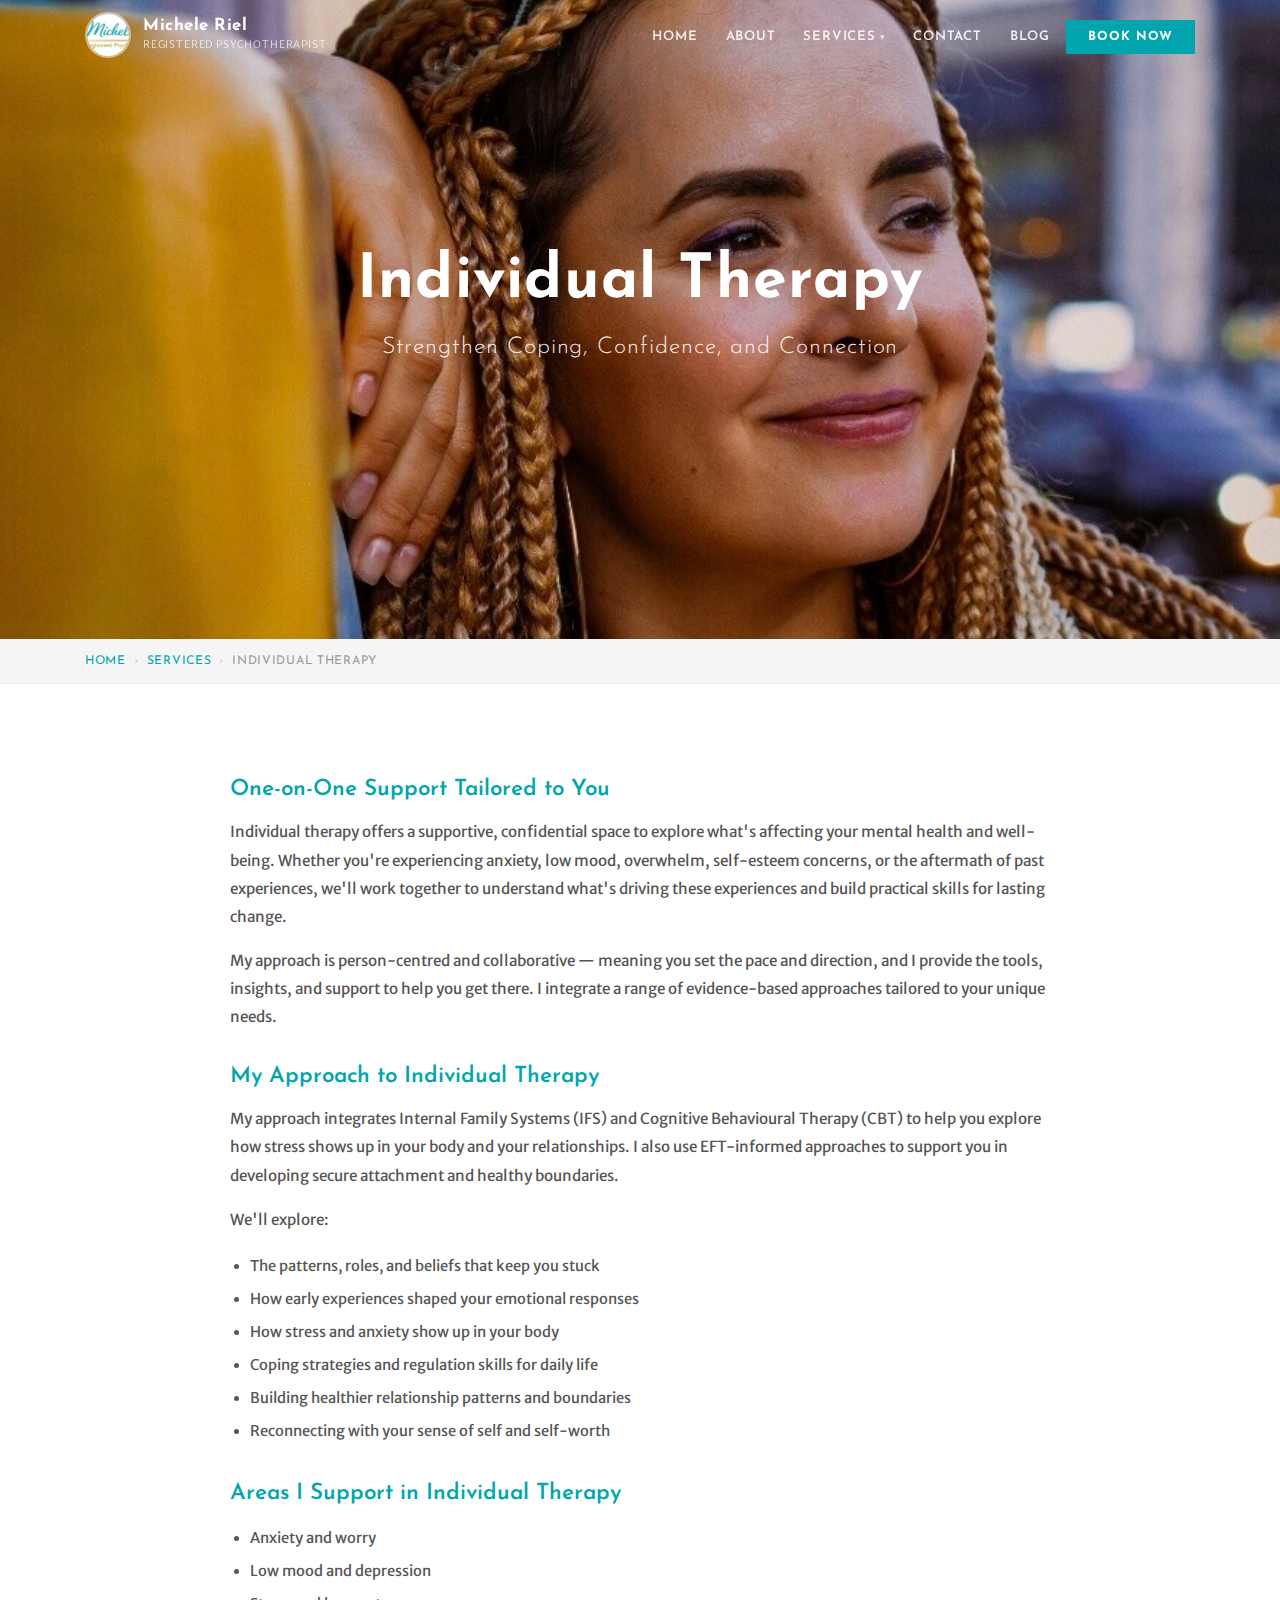
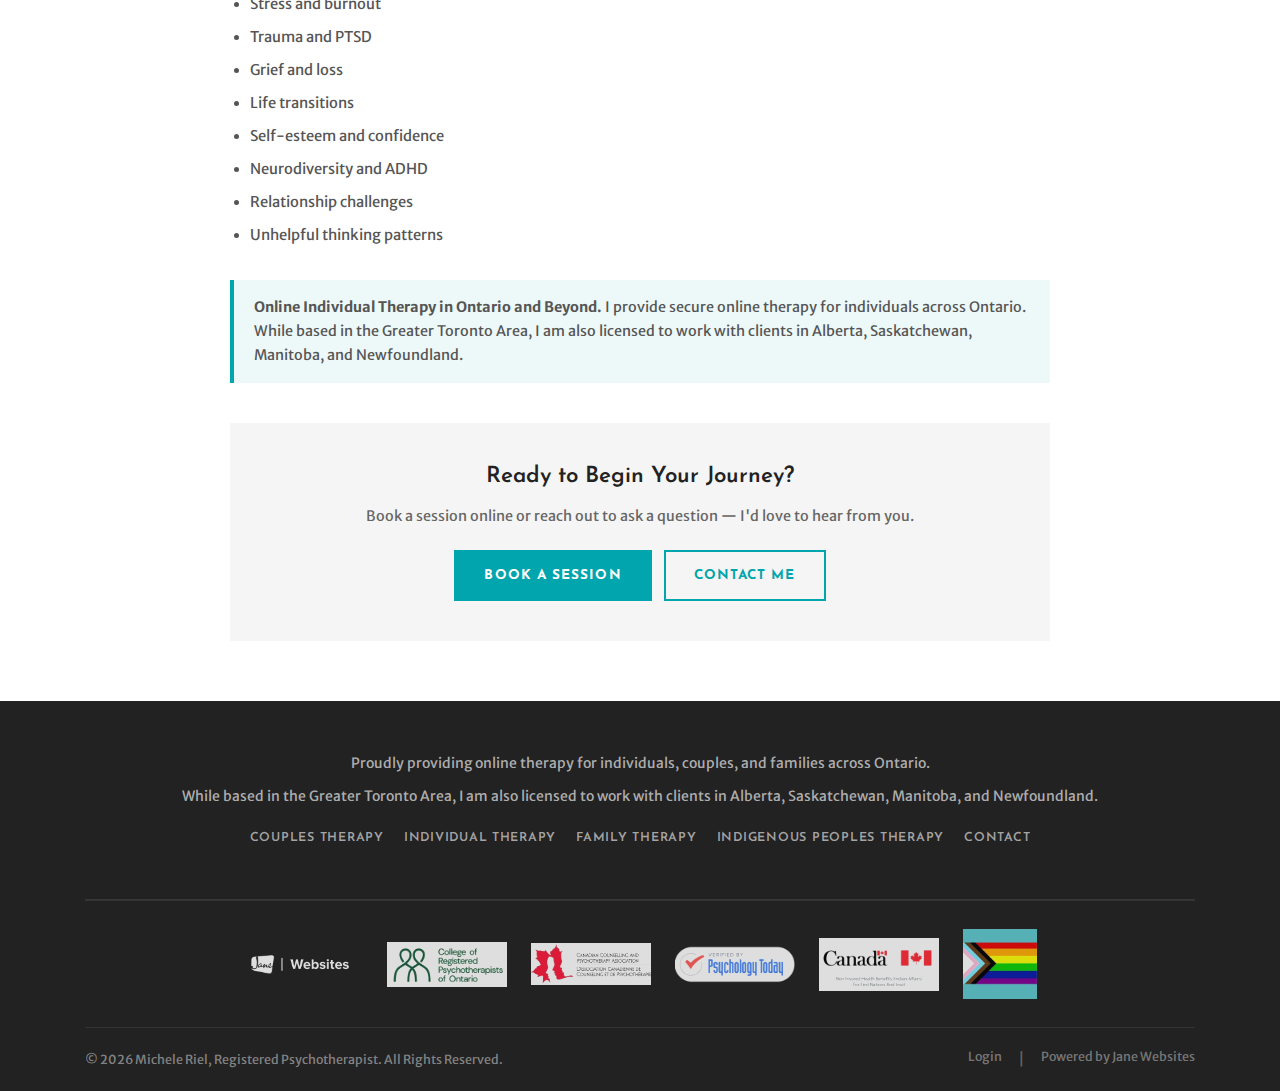
<file: services/individual-therapy.html>
<!DOCTYPE html>
<html lang="en">
<head>
  <meta charset="UTF-8">
  <meta name="viewport" content="width=device-width, initial-scale=1.0">
  <title>Individual Therapy | Michele Riel Psychotherapy</title>
  <link rel="stylesheet" href="../replica.css">
</head>
<body>

<nav class="main-nav nav-transparent" id="mainNav">
  <div class="nav-inner">
    <a href="../index.html" class="nav-brand">
      <img src="../images/profile.jpg" alt="Michele Riel" class="nav-brand-img">
      <div><div class="nav-brand-text">Michele Riel</div><div class="nav-brand-sub">Registered Psychotherapist</div></div>
    </a>
    <button class="nav-hamburger" id="navHamburger" aria-label="Menu"><span></span><span></span><span></span></button>
    <ul class="nav-links" id="navLinks">
      <li><a href="../index.html" class="nav-link">Home</a></li>
      <li><a href="../about.html" class="nav-link">About</a></li>
      <li class="nav-dropdown">
        <a href="../services.html" class="nav-link">Services</a>
        <div class="nav-dropdown-menu">
          <a href="how-will-therapy-help.html">How will Therapy help?</a>
          <a href="individual-therapy.html">Individual Therapy</a>
          <a href="couples-therapy.html">Couples Therapy</a>
          <a href="family-therapy.html">Family Therapy</a>
          <a href="indigenous-peoples-therapy.html">Indigenous Peoples Therapy</a>
        </div>
      </li>
      <li><a href="../contact.html" class="nav-link">Contact</a></li>
      <li><a href="../blog.html" class="nav-link">Blog</a></li>
      <li><a href="https://micheleriel.janeapp.com/" class="nav-link nav-cta" target="_blank">Book Now</a></li>
    </ul>
  </div>
</nav>

<section class="page-hero hero-inner" style="background-image:url('../images/individual-hero.jpg');">
  <div class="page-hero-overlay"></div>
  <div class="page-hero-content">
    <h1 class="hero-h1">Individual Therapy</h1>
    <h2 class="hero-h2">Strengthen Coping, Confidence, and Connection</h2>
  </div>
</section>

<div class="breadcrumb-bar">
  <div class="container">
    <nav class="breadcrumb">
      <a href="../index.html">Home</a><span class="breadcrumb-sep">›</span>
      <a href="../services.html">Services</a><span class="breadcrumb-sep">›</span>
      <span>Individual Therapy</span>
    </nav>
  </div>
</div>

<section class="section bg-white">
  <div class="container">
    <div class="service-detail-content">
      <h2>One-on-One Support Tailored to You</h2>
      <p>Individual therapy offers a supportive, confidential space to explore what's affecting your mental health and well-being. Whether you're experiencing anxiety, low mood, overwhelm, self-esteem concerns, or the aftermath of past experiences, we'll work together to understand what's driving these experiences and build practical skills for lasting change.</p>
      <p>My approach is person-centred and collaborative — meaning you set the pace and direction, and I provide the tools, insights, and support to help you get there. I integrate a range of evidence-based approaches tailored to your unique needs.</p>

      <h2>My Approach to Individual Therapy</h2>
      <p>My approach integrates Internal Family Systems (IFS) and Cognitive Behavioural Therapy (CBT) to help you explore how stress shows up in your body and your relationships. I also use EFT-informed approaches to support you in developing secure attachment and healthy boundaries.</p>
      <p>We'll explore:</p>
      <ul>
        <li>The patterns, roles, and beliefs that keep you stuck</li>
        <li>How early experiences shaped your emotional responses</li>
        <li>How stress and anxiety show up in your body</li>
        <li>Coping strategies and regulation skills for daily life</li>
        <li>Building healthier relationship patterns and boundaries</li>
        <li>Reconnecting with your sense of self and self-worth</li>
      </ul>

      <h2>Areas I Support in Individual Therapy</h2>
      <ul>
        <li>Anxiety and worry</li>
        <li>Low mood and depression</li>
        <li>Stress and burnout</li>
        <li>Trauma and PTSD</li>
        <li>Grief and loss</li>
        <li>Life transitions</li>
        <li>Self-esteem and confidence</li>
        <li>Neurodiversity and ADHD</li>
        <li>Relationship challenges</li>
        <li>Unhelpful thinking patterns</li>
      </ul>

      <div class="service-location-note">
        <strong>Online Individual Therapy in Ontario and Beyond.</strong> I provide secure online therapy for individuals across Ontario. While based in the Greater Toronto Area, I am also licensed to work with clients in Alberta, Saskatchewan, Manitoba, and Newfoundland.
      </div>

      <div class="cta-banner">
        <h3>Ready to Begin Your Journey?</h3>
        <p>Book a session online or reach out to ask a question — I'd love to hear from you.</p>
        <a href="https://micheleriel.janeapp.com/" class="btn btn-primary" target="_blank">Book a Session</a>
        &nbsp;&nbsp;
        <a href="../contact.html" class="btn btn-outline-primary">Contact Me</a>
      </div>
    </div>
  </div>
</section>

<footer class="site-footer">
  <div class="container">
    <div class="footer-text">
      <p>Proudly providing online therapy for individuals, couples, and families across Ontario.</p>
      <p>While based in the Greater Toronto Area, I am also licensed to work with clients in Alberta, Saskatchewan, Manitoba, and Newfoundland.</p>
      <div class="footer-links">
        <a href="couples-therapy.html">Couples Therapy</a>
        <a href="individual-therapy.html">Individual Therapy</a>
        <a href="family-therapy.html">Family Therapy</a>
        <a href="indigenous-peoples-therapy.html">Indigenous Peoples Therapy</a>
        <a href="../contact.html">Contact</a>
      </div>
    </div>
    <div class="footer-logos">
      <img src="../images/jane-websites.png" alt="Jane Websites">
      <img src="../images/crpo.webp" alt="CRPO">
      <img src="../images/ccpa.jpg" alt="CCPA">
      <img src="../images/psychology-today.png" alt="Psychology Today">
      <img src="../images/nihb.png" alt="NIHB">
      <img src="../images/pride.jpg" alt="Pride">
    </div>
    <div class="footer-bottom">
      <p>&copy; 2026 Michele Riel, Registered Psychotherapist. All Rights Reserved.</p>
      <div style="display:flex;gap:16px;"><a href="#">Login</a><span style="color:rgba(255,255,255,0.3)">|</span><a href="https://jane.app" target="_blank">Powered by Jane Websites</a></div>
    </div>
  </div>
</footer>

<script>
  const nav=document.getElementById('mainNav');
  window.addEventListener('scroll',()=>{if(window.scrollY>60){nav.classList.add('nav-solid');nav.classList.remove('nav-transparent');}else{nav.classList.remove('nav-solid');nav.classList.add('nav-transparent');}});
  const burger=document.getElementById('navHamburger'),links=document.getElementById('navLinks');
  burger.addEventListener('click',()=>{burger.classList.toggle('open');links.classList.toggle('open');document.body.style.overflow=links.classList.contains('open')?'hidden':'';});
  document.querySelectorAll('.nav-links a').forEach(l=>l.addEventListener('click',()=>{links.classList.remove('open');burger.classList.remove('open');document.body.style.overflow='';}));
</script>
</body>
</html>
</file>
<file: replica.css>
/* ============================================================
   Michele Riel Psychotherapy — Replica Stylesheet
   Faithfully recreating the original at michele-riel.ca
   Fonts: Josefin Sans (headings/nav) + Merriweather Sans (body)
   Primary: #01a5ad (teal)
   ============================================================ */

@import url('https://fonts.googleapis.com/css2?family=Josefin+Sans:wght@300;400;600;700&family=Merriweather+Sans:ital,wght@0,300;0,400;0,700;1,300;1,400&display=swap');

/* ===== RESET & BASE ===== */
*, *::before, *::after { box-sizing: border-box; margin: 0; padding: 0; }
html { font-size: 16px; scroll-behavior: smooth; }
body {
  font-family: 'Merriweather Sans', Arial, sans-serif;
  color: #222222;
  background: #ffffff;
  line-height: 1.7;
  -webkit-font-smoothing: antialiased;
}
img { max-width: 100%; display: block; }
a { text-decoration: none; color: inherit; transition: color 0.2s; }
ul { list-style: none; }
button { font-family: inherit; cursor: pointer; }

/* ===== TYPOGRAPHY ===== */
h1, h2, h3, h4, h5, h6 {
  font-family: 'Josefin Sans', Arial, sans-serif;
  line-height: 1.25;
  font-weight: 600;
}

/* ===== LAYOUT ===== */
.container {
  max-width: 1170px;
  margin: 0 auto;
  padding: 0 30px;
}
.row { display: flex; flex-wrap: wrap; margin: 0 -15px; }
[class*="col-"] { padding: 0 15px; }
.col-md-4  { width: 33.333%; }
.col-md-6  { width: 50%; }
.col-md-8  { width: 66.666%; }
.col-md-12 { width: 100%; }

/* ===== BUTTONS ===== */
.btn {
  display: inline-block;
  padding: 12px 28px;
  font-family: 'Josefin Sans', Arial, sans-serif;
  font-size: 0.85rem;
  font-weight: 700;
  letter-spacing: 0.08em;
  text-transform: uppercase;
  border: 2px solid transparent;
  cursor: pointer;
  transition: all 0.25s;
  border-radius: 0;
}
.btn-primary {
  background-color: #01a5ad;
  color: #ffffff;
  border-color: #01a5ad;
}
.btn-primary:hover {
  background-color: #018a91;
  border-color: #018a91;
  color: #ffffff;
}
.btn-outline-white {
  background: transparent;
  color: #ffffff;
  border-color: #ffffff;
}
.btn-outline-white:hover {
  background: #ffffff;
  color: #01a5ad;
}
.btn-outline-primary {
  background: transparent;
  color: #01a5ad;
  border-color: #01a5ad;
}
.btn-outline-primary:hover {
  background: #01a5ad;
  color: #ffffff;
}

/* ===== NAVIGATION ===== */
.main-nav {
  position: fixed;
  top: 0;
  left: 0;
  right: 0;
  z-index: 1000;
  transition: all 0.35s ease;
}
.main-nav.nav-transparent { background: transparent; }
.main-nav.nav-solid {
  background: #ffffff;
  box-shadow: 0 2px 12px rgba(0,0,0,0.08);
}

.nav-inner {
  max-width: 1170px;
  margin: 0 auto;
  padding: 0 30px;
  height: 70px;
  display: flex;
  align-items: center;
  justify-content: space-between;
  gap: 20px;
}

/* Logo */
.nav-brand {
  display: flex;
  align-items: center;
  gap: 12px;
  text-decoration: none;
  flex-shrink: 0;
}
.nav-brand-img {
  width: 46px;
  height: 46px;
  border-radius: 50%;
  object-fit: cover;
  border: 2px solid rgba(255,255,255,0.5);
  transition: border-color 0.3s;
}
.nav-solid .nav-brand-img { border-color: #01a5ad; }
.nav-brand-text {
  font-family: 'Josefin Sans', Arial, sans-serif;
  font-size: 1.05rem;
  font-weight: 700;
  color: #ffffff;
  letter-spacing: 0.03em;
  line-height: 1.2;
  transition: color 0.3s;
}
.nav-brand-sub {
  font-size: 0.65rem;
  font-weight: 300;
  letter-spacing: 0.08em;
  text-transform: uppercase;
  color: rgba(255,255,255,0.75);
  transition: color 0.3s;
}
.nav-solid .nav-brand-text { color: #222222; }
.nav-solid .nav-brand-sub  { color: #01a5ad; }

/* Nav links */
.nav-links {
  display: flex;
  align-items: center;
  gap: 4px;
  flex: 1;
  justify-content: flex-end;
}
.nav-link {
  font-family: 'Josefin Sans', Arial, sans-serif;
  font-size: 0.82rem;
  font-weight: 600;
  letter-spacing: 0.06em;
  text-transform: uppercase;
  color: rgba(255,255,255,0.88);
  padding: 8px 12px;
  border-radius: 2px;
  transition: all 0.2s;
  white-space: nowrap;
}
.nav-link:hover { color: #ffffff; background: rgba(255,255,255,0.1); }
.nav-solid .nav-link { color: #555555; }
.nav-solid .nav-link:hover { color: #01a5ad; background: rgba(1,165,173,0.06); }

/* Services dropdown */
.nav-dropdown { position: relative; }
.nav-dropdown-menu {
  display: none;
  position: absolute;
  top: 100%;
  left: 0;
  min-width: 230px;
  background: #ffffff;
  box-shadow: 0 4px 20px rgba(0,0,0,0.12);
  border-top: 3px solid #01a5ad;
  padding: 8px 0;
  z-index: 100;
}
.nav-dropdown:hover .nav-dropdown-menu { display: block; }
.nav-dropdown-menu a {
  display: block;
  padding: 10px 18px;
  font-family: 'Josefin Sans', Arial, sans-serif;
  font-size: 0.78rem;
  font-weight: 600;
  letter-spacing: 0.04em;
  text-transform: uppercase;
  color: #444444;
  transition: all 0.2s;
}
.nav-dropdown-menu a:hover { color: #01a5ad; background: rgba(1,165,173,0.05); padding-left: 24px; }
.nav-dropdown .nav-link::after {
  content: ' ▾';
  font-size: 0.65em;
  opacity: 0.7;
}

/* Book Now CTA */
.nav-cta {
  background: #01a5ad;
  color: #ffffff !important;
  padding: 9px 20px;
  font-family: 'Josefin Sans', Arial, sans-serif;
  font-size: 0.78rem;
  font-weight: 700;
  letter-spacing: 0.08em;
  text-transform: uppercase;
  border: 2px solid #01a5ad;
  transition: all 0.25s;
}
.nav-cta:hover {
  background: #018a91 !important;
  border-color: #018a91;
  background: transparent;
}

/* Mobile hamburger */
.nav-hamburger {
  display: none;
  flex-direction: column;
  gap: 5px;
  background: none;
  border: none;
  padding: 5px;
  cursor: pointer;
  z-index: 1001;
}
.nav-hamburger span {
  display: block;
  width: 25px;
  height: 2px;
  background: #ffffff;
  border-radius: 2px;
  transition: all 0.3s;
}
.nav-solid .nav-hamburger span { background: #222222; }
.nav-hamburger.open span:nth-child(1) { transform: rotate(45deg) translate(5px, 5px); }
.nav-hamburger.open span:nth-child(2) { opacity: 0; }
.nav-hamburger.open span:nth-child(3) { transform: rotate(-45deg) translate(5px, -5px); }

/* ===== HERO / HEADER SECTIONS ===== */
.page-hero {
  position: relative;
  background-size: cover;
  background-position: center;
  background-repeat: no-repeat;
  display: flex;
  align-items: center;
  justify-content: center;
  text-align: center;
  overflow: hidden;
}
.page-hero-overlay {
  position: absolute;
  inset: 0;
  background: #000000;
  opacity: 0.07;
}
.page-hero-content {
  position: relative;
  z-index: 2;
  color: #ffffff;
  padding: 40px 20px;
  max-width: 800px;
}
.hero-h1 {
  font-family: 'Josefin Sans', Arial, sans-serif;
  font-size: clamp(2rem, 5vw, 3.8rem);
  font-weight: 700;
  color: #ffffff;
  margin-bottom: 16px;
  line-height: 1.15;
  letter-spacing: 0.02em;
}
.hero-h2 {
  font-family: 'Josefin Sans', Arial, sans-serif;
  font-size: clamp(1rem, 2.5vw, 1.45rem);
  font-weight: 300;
  color: rgba(255,255,255,0.92);
  margin-bottom: 30px;
  letter-spacing: 0.04em;
}
.hero-home {
  min-height: 76vh;
  background-position: left 20%;
}
.hero-inner {
  min-height: 71vh;
  background-position: center;
}
.hero-sm {
  min-height: 65vh;
  background-position: left 20%;
}

/* ===== SECTION STYLES ===== */
.section { padding: 60px 0; }
.section-sm { padding: 40px 0; }
.section-lg { padding: 90px 0; }

.section-heading {
  font-family: 'Josefin Sans', Arial, sans-serif;
  font-size: clamp(1.6rem, 3.5vw, 2.4rem);
  font-weight: 700;
  color: #222222;
  margin-bottom: 20px;
  letter-spacing: 0.02em;
}
.section-subheading {
  font-size: 1rem;
  color: #777777;
  margin-bottom: 12px;
}
.body-text {
  font-size: 0.95rem;
  color: #555555;
  line-height: 1.8;
  margin-bottom: 16px;
}

/* White background */
.bg-white { background: #ffffff; }
/* Light background */
.bg-light { background: #f5f5f5; }
/* Primary (teal) */
.bg-primary { background: #01a5ad; }
.bg-primary-overlay {
  position: relative;
  background: #01a5ad;
}
.bg-primary-overlay::before {
  content: '';
  position: absolute;
  inset: 0;
  background: #01a5ad;
  opacity: 0.78;
}
.bg-primary-overlay > * { position: relative; z-index: 1; }
/* Dark */
.bg-dark { background: #222222; }
/* Image section with overlay */
.bg-cover-section {
  background-size: cover;
  background-position: center;
  background-repeat: no-repeat;
  position: relative;
}

/* ===== HOME PAGE SECTIONS ===== */
/* Welcome section */
.welcome-section {
  min-height: 45vh;
  display: flex;
  align-items: center;
  background: #ffffff;
}
.welcome-section .section-heading { color: #01a5ad; }

/* Journey strip */
.journey-strip {
  min-height: 20vh;
  display: flex;
  align-items: center;
  position: relative;
  overflow: hidden;
}
.journey-strip-bg {
  position: absolute;
  inset: 0;
  background: #01a5ad;
  opacity: 0.78;
}
.journey-strip-content {
  position: relative;
  z-index: 1;
  color: #ffffff;
  text-align: center;
  width: 100%;
  padding: 30px 20px;
}
.journey-strip-content h2 {
  font-family: 'Josefin Sans', Arial, sans-serif;
  font-size: clamp(1.3rem, 3vw, 2rem);
  font-weight: 700;
  color: #ffffff;
  margin-bottom: 12px;
}
.journey-strip-content p {
  font-size: 0.95rem;
  color: rgba(255,255,255,0.92);
  max-width: 700px;
  margin: 0 auto 20px;
}

/* Services section (on home) */
.home-services-section {
  min-height: 45vh;
  background-size: cover;
  background-position: center;
  position: relative;
  display: flex;
  align-items: center;
}
.home-services-overlay {
  position: absolute;
  inset: 0;
  background: rgba(0,0,0,0.55);
}
.home-services-content {
  position: relative;
  z-index: 1;
  width: 100%;
  padding: 60px 0;
}
.home-services-grid {
  display: grid;
  grid-template-columns: repeat(3, 1fr);
  gap: 24px;
  margin-top: 32px;
}
.home-service-card {
  background: rgba(255,255,255,0.08);
  border: 1px solid rgba(255,255,255,0.2);
  padding: 32px 24px;
  text-align: center;
  color: #ffffff;
  transition: all 0.3s;
  cursor: pointer;
}
.home-service-card:hover {
  background: rgba(1,165,173,0.6);
  border-color: #01a5ad;
  transform: translateY(-4px);
}
.home-service-card h3 {
  font-size: 1.15rem;
  font-weight: 700;
  color: #ffffff;
  margin-bottom: 12px;
  letter-spacing: 0.04em;
}
.home-service-card p {
  font-size: 0.85rem;
  color: rgba(255,255,255,0.8);
  line-height: 1.6;
}

/* ===== SERVICES PAGE CARDS ===== */
.services-cards-grid {
  display: grid;
  grid-template-columns: repeat(auto-fill, minmax(300px, 1fr));
  gap: 0;
}
.service-img-card {
  position: relative;
  overflow: hidden;
  min-height: 300px;
  display: block;
  cursor: pointer;
}
.service-img-card img {
  width: 100%;
  height: 100%;
  object-fit: cover;
  transition: transform 0.4s ease;
  position: absolute;
  inset: 0;
}
.service-img-card:hover img { transform: scale(1.04); }
.service-img-card-overlay {
  position: absolute;
  inset: 0;
  background: rgba(0,0,0,0.45);
  transition: background 0.3s;
}
.service-img-card:hover .service-img-card-overlay { background: rgba(1,165,173,0.65); }
.service-img-card-content {
  position: absolute;
  bottom: 0;
  left: 0;
  right: 0;
  padding: 24px;
  color: #ffffff;
}
.service-img-card-content h3 {
  font-size: 1.1rem;
  font-weight: 700;
  letter-spacing: 0.04em;
  color: #ffffff;
  margin-bottom: 6px;
}
.service-img-card-content p {
  font-size: 0.82rem;
  color: rgba(255,255,255,0.85);
}
.service-img-card-content .btn { margin-top: 12px; font-size: 0.75rem; padding: 8px 18px; }

/* ===== ABOUT PAGE ===== */
.about-bio-section {
  display: grid;
  grid-template-columns: 1fr 1.8fr;
  gap: 50px;
  align-items: start;
}
.about-photo {
  width: 100%;
  border-radius: 4px;
  object-fit: cover;
}
.approaches-list {
  display: flex;
  flex-direction: column;
  gap: 8px;
  margin: 20px 0;
}
.approaches-list li {
  display: flex;
  align-items: center;
  gap: 10px;
  font-size: 0.9rem;
  color: #444444;
}
.approaches-list li::before {
  content: '✓';
  color: #01a5ad;
  font-weight: 700;
  flex-shrink: 0;
}
.memberships { margin-top: 24px; }
.memberships h4 {
  font-family: 'Josefin Sans', Arial, sans-serif;
  font-size: 1rem;
  color: #01a5ad;
  margin-bottom: 10px;
  letter-spacing: 0.04em;
}
.memberships ul li {
  font-size: 0.9rem;
  color: #555555;
  padding: 4px 0;
  border-bottom: 1px solid #eeeeee;
}

/* ===== CONTACT PAGE ===== */
.contact-grid {
  display: grid;
  grid-template-columns: 1fr 1fr;
  gap: 50px;
  align-items: start;
}
.contact-info-block h3 {
  font-family: 'Josefin Sans', Arial, sans-serif;
  font-size: 1.3rem;
  color: #01a5ad;
  margin-bottom: 20px;
}
.contact-detail {
  display: flex;
  align-items: flex-start;
  gap: 12px;
  margin-bottom: 16px;
}
.contact-detail-icon {
  width: 36px;
  height: 36px;
  background: #01a5ad;
  color: #fff;
  border-radius: 50%;
  display: flex;
  align-items: center;
  justify-content: center;
  flex-shrink: 0;
  font-size: 0.9rem;
}
.contact-detail-text p { font-size: 0.85rem; color: #777777; margin-bottom: 2px; }
.contact-detail-text a, .contact-detail-text span { font-size: 0.95rem; color: #222222; font-weight: 500; }
.contact-detail-text a:hover { color: #01a5ad; }

/* Fees box */
.fees-box {
  background: #f5f5f5;
  border-left: 4px solid #01a5ad;
  padding: 20px 24px;
  margin: 24px 0;
}
.fees-box h4 {
  font-family: 'Josefin Sans', Arial, sans-serif;
  font-size: 0.9rem;
  text-transform: uppercase;
  letter-spacing: 0.06em;
  color: #01a5ad;
  margin-bottom: 12px;
}
.fee-item {
  display: flex;
  justify-content: space-between;
  font-size: 0.9rem;
  color: #555555;
  padding: 6px 0;
  border-bottom: 1px solid #e5e5e5;
}
.fee-item:last-child { border-bottom: none; }
.fee-item strong { color: #222222; }

/* Contact form */
.contact-form-block { background: #f5f5f5; padding: 32px; }
.contact-form-block h3 {
  font-family: 'Josefin Sans', Arial, sans-serif;
  font-size: 1.3rem;
  color: #222222;
  margin-bottom: 20px;
}
.form-group { margin-bottom: 18px; }
.form-group label {
  display: block;
  font-family: 'Josefin Sans', Arial, sans-serif;
  font-size: 0.78rem;
  font-weight: 600;
  letter-spacing: 0.06em;
  text-transform: uppercase;
  color: #555555;
  margin-bottom: 6px;
}
.form-group input,
.form-group textarea,
.form-group select {
  width: 100%;
  padding: 12px 14px;
  border: 1px solid #dddddd;
  font-family: 'Merriweather Sans', Arial, sans-serif;
  font-size: 0.9rem;
  color: #222222;
  background: #ffffff;
  outline: none;
  transition: border-color 0.2s;
  border-radius: 0;
  appearance: none;
}
.form-group input:focus,
.form-group textarea:focus { border-color: #01a5ad; box-shadow: 0 0 0 2px rgba(1,165,173,0.1); }
.form-group textarea { min-height: 130px; resize: vertical; }

/* ===== BLOG ===== */
.blog-post-card {
  background: #ffffff;
  border: 1px solid #eeeeee;
  margin-bottom: 32px;
  overflow: hidden;
  transition: box-shadow 0.3s;
}
.blog-post-card:hover { box-shadow: 0 4px 20px rgba(0,0,0,0.09); }
.blog-post-body { padding: 28px 32px; }
.blog-meta {
  display: flex;
  align-items: center;
  gap: 16px;
  font-size: 0.78rem;
  color: #999999;
  margin-bottom: 12px;
  font-family: 'Josefin Sans', Arial, sans-serif;
  letter-spacing: 0.04em;
  text-transform: uppercase;
}
.blog-meta span { display: flex; align-items: center; gap: 4px; }
.blog-tag {
  background: #01a5ad;
  color: #ffffff;
  padding: 3px 10px;
  font-size: 0.7rem;
  font-family: 'Josefin Sans', Arial, sans-serif;
  font-weight: 700;
  letter-spacing: 0.06em;
  text-transform: uppercase;
}
.blog-post-title {
  font-family: 'Josefin Sans', Arial, sans-serif;
  font-size: 1.4rem;
  font-weight: 700;
  color: #222222;
  margin-bottom: 14px;
  line-height: 1.35;
}
.blog-post-title a:hover { color: #01a5ad; }
.blog-excerpt { font-size: 0.9rem; color: #666666; line-height: 1.75; }
.blog-read-more {
  display: inline-flex;
  align-items: center;
  gap: 6px;
  margin-top: 16px;
  font-family: 'Josefin Sans', Arial, sans-serif;
  font-size: 0.78rem;
  font-weight: 700;
  letter-spacing: 0.06em;
  text-transform: uppercase;
  color: #01a5ad;
}
.blog-read-more:hover { gap: 10px; }

/* Blog post full */
.blog-post-full { max-width: 780px; margin: 0 auto; }
.blog-post-full h2 {
  font-family: 'Josefin Sans', Arial, sans-serif;
  font-size: 1.5rem;
  color: #01a5ad;
  margin: 32px 0 14px;
}
.blog-post-full p {
  font-size: 0.95rem;
  color: #555555;
  line-height: 1.85;
  margin-bottom: 16px;
}
.blog-faq { margin: 40px 0; }
.blog-faq-item {
  border-top: 1px solid #eeeeee;
  padding: 18px 0;
}
.blog-faq-item h4 {
  font-family: 'Josefin Sans', Arial, sans-serif;
  font-size: 0.95rem;
  color: #222222;
  margin-bottom: 8px;
}
.blog-faq-item p { font-size: 0.9rem; color: #666666; }

/* ===== BREADCRUMB ===== */
.breadcrumb-bar {
  background: #f5f5f5;
  padding: 12px 0;
  border-bottom: 1px solid #eeeeee;
}
.breadcrumb {
  display: flex;
  align-items: center;
  gap: 8px;
  font-family: 'Josefin Sans', Arial, sans-serif;
  font-size: 0.75rem;
  color: #999999;
  text-transform: uppercase;
  letter-spacing: 0.06em;
}
.breadcrumb a { color: #01a5ad; }
.breadcrumb a:hover { text-decoration: underline; }
.breadcrumb-sep { color: #cccccc; }

/* ===== SERVICE DETAIL PAGE ===== */
.service-detail-content {
  max-width: 820px;
  margin: 0 auto;
}
.service-detail-content h2 {
  font-family: 'Josefin Sans', Arial, sans-serif;
  font-size: 1.4rem;
  color: #01a5ad;
  margin: 32px 0 14px;
}
.service-detail-content p {
  font-size: 0.95rem;
  color: #555555;
  line-height: 1.85;
  margin-bottom: 16px;
}
.service-detail-content ul {
  margin: 12px 0 20px 20px;
  list-style: disc;
}
.service-detail-content ul li {
  font-size: 0.92rem;
  color: #555555;
  line-height: 1.7;
  padding: 4px 0;
}
.service-location-note {
  background: rgba(1,165,173,0.07);
  border-left: 4px solid #01a5ad;
  padding: 16px 20px;
  margin: 28px 0;
  font-size: 0.9rem;
  color: #555555;
  line-height: 1.65;
}
.cta-banner {
  background: #f5f5f5;
  padding: 40px;
  text-align: center;
  margin-top: 40px;
}
.cta-banner h3 {
  font-family: 'Josefin Sans', Arial, sans-serif;
  font-size: 1.4rem;
  color: #222222;
  margin-bottom: 12px;
}
.cta-banner p { font-size: 0.9rem; color: #666666; margin-bottom: 20px; }

/* ===== FOOTER ===== */
.site-footer {
  background: #222222;
  color: rgba(255,255,255,0.7);
  padding: 50px 0 0;
}
.footer-text {
  text-align: center;
  padding-bottom: 30px;
  border-bottom: 1px solid rgba(255,255,255,0.1);
}
.footer-text p {
  font-size: 0.875rem;
  line-height: 1.75;
  margin-bottom: 8px;
  color: rgba(255,255,255,0.65);
}
.footer-links {
  display: flex;
  justify-content: center;
  flex-wrap: wrap;
  gap: 8px 20px;
  margin: 20px 0;
}
.footer-links a {
  font-family: 'Josefin Sans', Arial, sans-serif;
  font-size: 0.78rem;
  font-weight: 600;
  letter-spacing: 0.06em;
  text-transform: uppercase;
  color: rgba(255,255,255,0.6);
  transition: color 0.2s;
}
.footer-links a:hover { color: #01a5ad; }
.footer-logos {
  display: flex;
  justify-content: center;
  align-items: center;
  flex-wrap: wrap;
  gap: 24px;
  padding: 28px 0;
  border-top: 1px solid rgba(255,255,255,0.08);
}
.footer-logos img {
  max-width: 120px;
  max-height: 70px;
  object-fit: contain;
  opacity: 0.85;
  filter: brightness(1.1);
  transition: opacity 0.2s;
}
.footer-logos img:hover { opacity: 1; }
.footer-bottom {
  border-top: 1px solid rgba(255,255,255,0.08);
  padding: 18px 0;
  display: flex;
  align-items: center;
  justify-content: space-between;
  flex-wrap: wrap;
  gap: 12px;
}
.footer-bottom p {
  font-size: 0.78rem;
  color: rgba(255,255,255,0.45);
}
.footer-bottom a {
  font-size: 0.78rem;
  color: rgba(255,255,255,0.4);
}
.footer-bottom a:hover { color: rgba(255,255,255,0.7); }
.footer-jane { display: flex; align-items: center; gap: 8px; }
.footer-jane img { max-width: 100px; opacity: 0.6; }

/* ===== UTILITY ===== */
.text-center { text-align: center; }
.text-white { color: #ffffff; }
.text-primary { color: #01a5ad; }
.mb-0 { margin-bottom: 0; }
.mt-4 { margin-top: 24px; }
.mt-6 { margin-top: 40px; }

/* ===== RESPONSIVE ===== */
@media (max-width: 991px) {
  .col-md-4  { width: 50%; }
  .col-md-6  { width: 100%; }
  .col-md-8  { width: 100%; }
  .about-bio-section { grid-template-columns: 1fr; gap: 30px; }
  .home-services-grid { grid-template-columns: 1fr 1fr; }
  .contact-grid { grid-template-columns: 1fr; }
}

@media (max-width: 768px) {
  .nav-links { display: none; position: fixed; inset: 0; background: #222222; flex-direction: column; align-items: center; justify-content: center; gap: 16px; z-index: 999; }
  .nav-links.open { display: flex; }
  .nav-links .nav-link { font-size: 1.1rem; color: rgba(255,255,255,0.88); }
  .nav-links .nav-cta { font-size: 1rem; }
  .nav-hamburger { display: flex; }
  .nav-dropdown-menu { position: static; box-shadow: none; border: none; background: rgba(255,255,255,0.05); }
  .col-md-4  { width: 100%; }
  .home-services-grid { grid-template-columns: 1fr; }
  .footer-bottom { flex-direction: column; text-align: center; }
}
</file>
